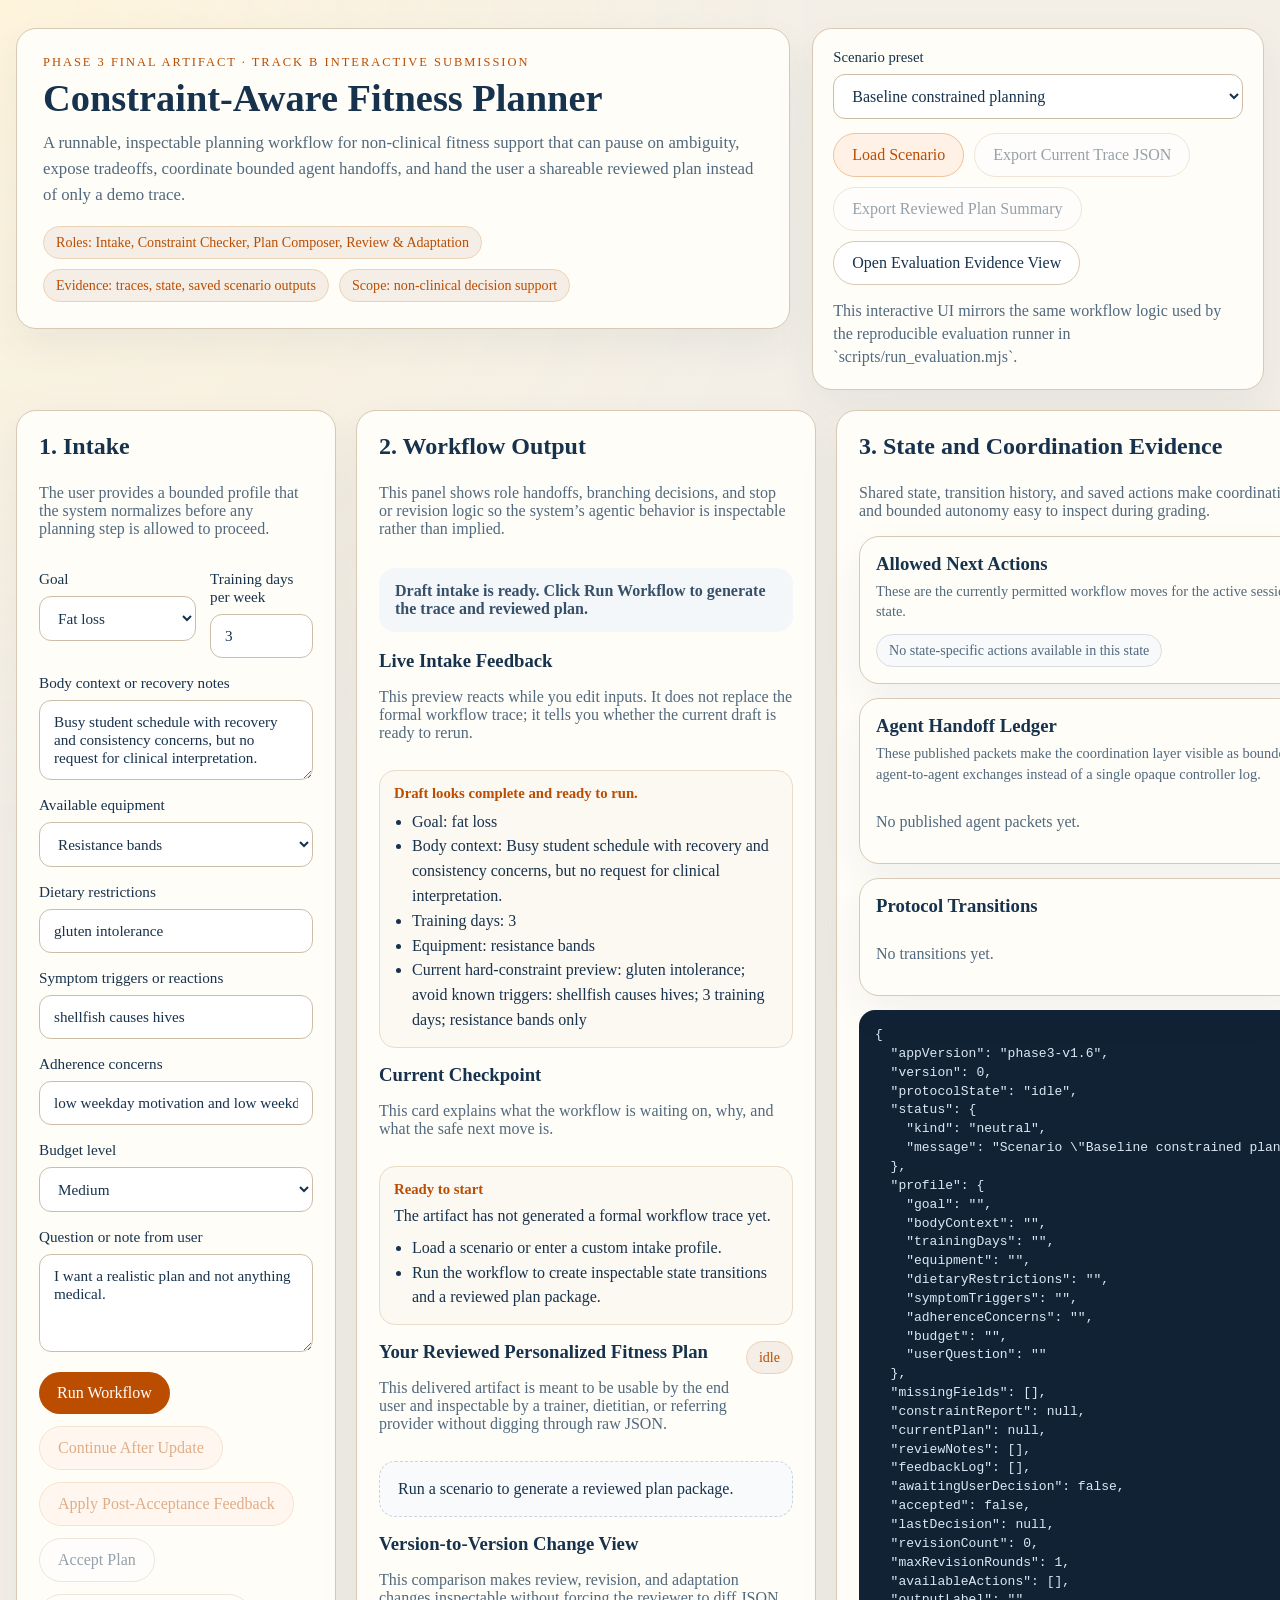
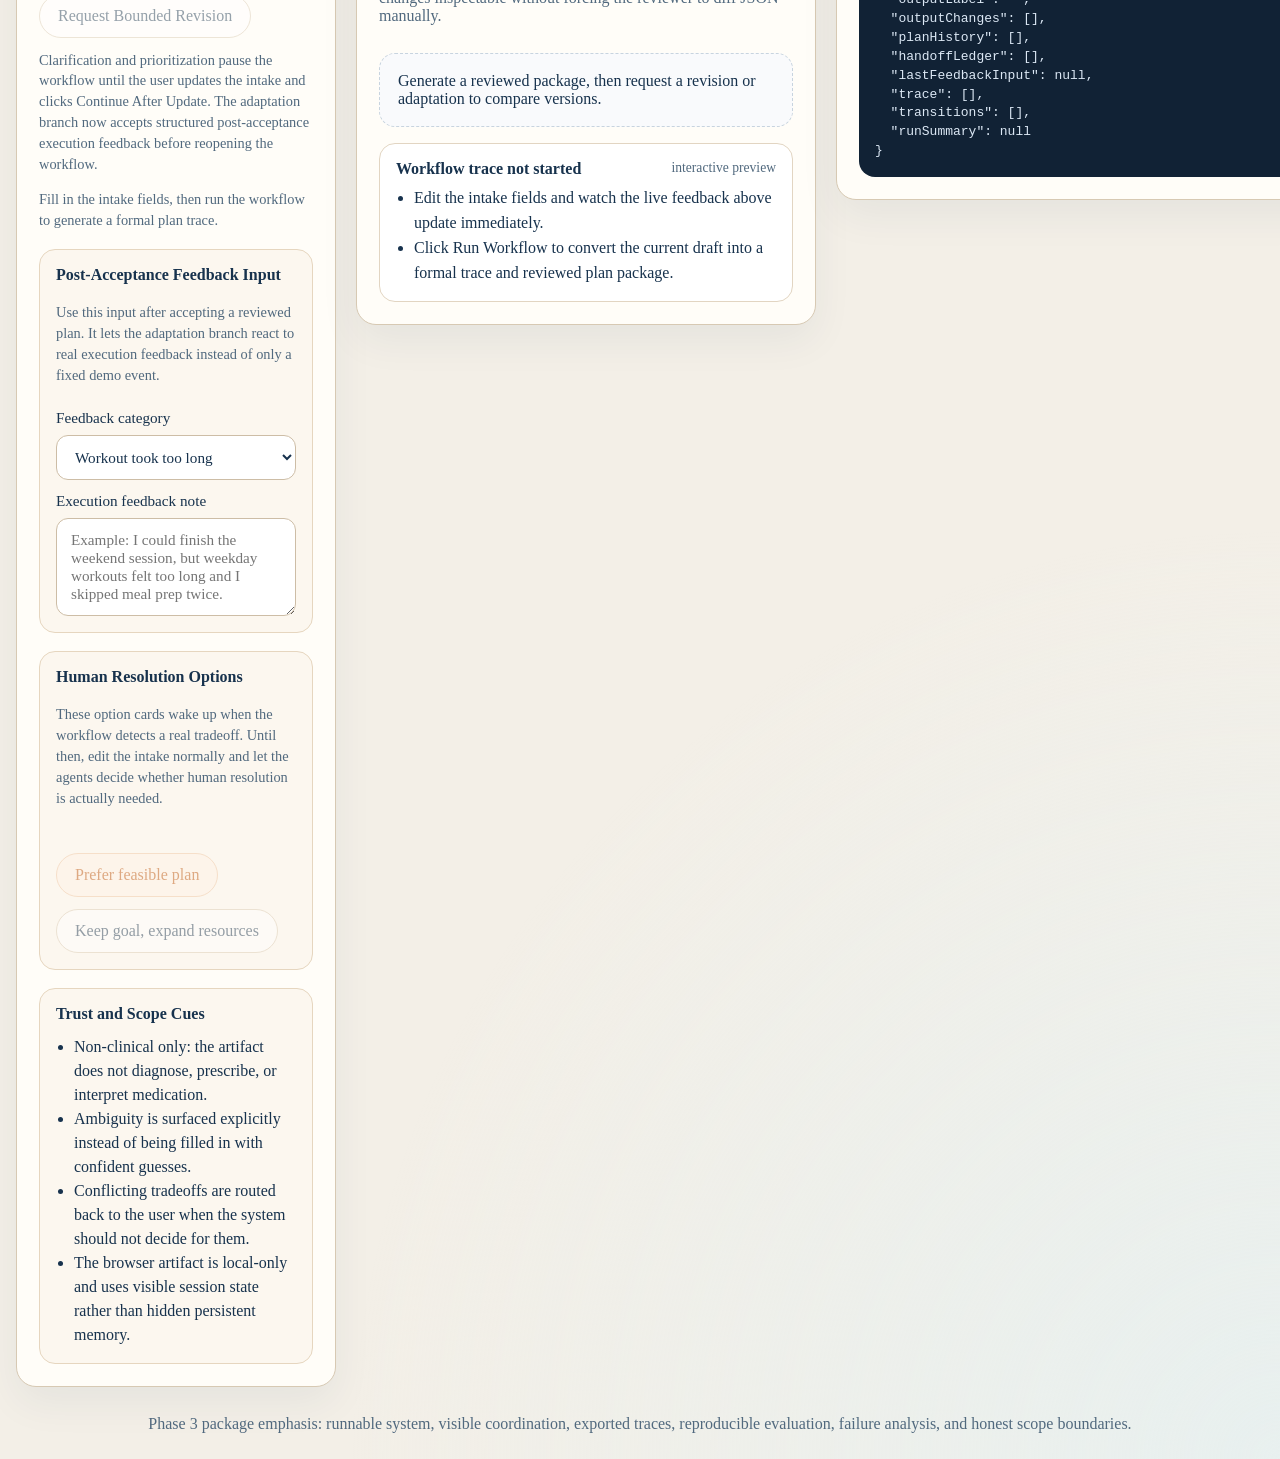
<file: app/index.html>
<!DOCTYPE html>
<html lang="en">
<head>
  <meta charset="UTF-8">
  <meta name="viewport" content="width=device-width, initial-scale=1.0">
  <title>Constraint-Aware Fitness Planner</title>
  <link rel="stylesheet" href="styles.css">
</head>
<body>
  <header class="hero">
    <div class="hero-copy">
      <p class="eyebrow">Phase 3 Final Artifact · Track B Interactive Submission</p>
      <h1>Constraint-Aware Fitness Planner</h1>
      <p class="subtitle">A runnable, inspectable planning workflow for non-clinical fitness support that can pause on ambiguity, expose tradeoffs, coordinate bounded agent handoffs, and hand the user a shareable reviewed plan instead of only a demo trace.</p>
      <div class="meta-strip">
        <span>Roles: Intake, Constraint Checker, Plan Composer, Review & Adaptation</span>
        <span>Evidence: traces, state, saved scenario outputs</span>
        <span>Scope: non-clinical decision support</span>
      </div>
    </div>
    <aside class="hero-panel">
      <label for="scenarioSelect">Scenario preset</label>
      <select id="scenarioSelect">
        <option value="baseline">Baseline constrained planning</option>
        <option value="clarification">Clarification for ambiguous trigger history</option>
        <option value="prioritization">Human prioritization on infeasible goal mix</option>
        <option value="medicalBoundary">Safety boundary stop</option>
        <option value="uncertainty">Missing-field uncertainty handling</option>
        <option value="adaptation">Adaptation after accepted plan fails</option>
        <option value="revision">User-requested revision before acceptance</option>
      </select>
      <div class="hero-actions">
        <button id="loadScenario" class="secondary">Load Scenario</button>
        <button id="exportTrace" class="ghost">Export Current Trace JSON</button>
        <button id="exportPlan" class="ghost">Export Reviewed Plan Summary</button>
        <a class="panel-link" href="../docs/evaluation_evidence_view.html">Open Evaluation Evidence View</a>
      </div>
      <p class="hero-note">This interactive UI mirrors the same workflow logic used by the reproducible evaluation runner in `scripts/run_evaluation.mjs`.</p>
    </aside>
  </header>

  <main class="layout">
    <section class="panel panel-intake">
      <div class="panel-header">
        <h2>1. Intake</h2>
        <p class="section-note">The user provides a bounded profile that the system normalizes before any planning step is allowed to proceed.</p>
      </div>
      <div class="grid">
        <div class="compact-row">
          <label>Goal
            <select id="goal">
              <option value="">Select a goal</option>
              <option value="fat loss">Fat loss</option>
              <option value="muscle gain">Muscle gain</option>
              <option value="recomposition">Body recomposition</option>
            </select>
          </label>
          <label>Training days per week
            <input id="trainingDays" type="number" min="0" max="7" placeholder="3">
          </label>
        </div>
        <label>Body context or recovery notes
          <textarea id="bodyContext" rows="3" placeholder="e.g. Busy semester, low recovery confidence, prefers practical changes over aggressive ones."></textarea>
        </label>
        <label>Available equipment
          <select id="equipment">
            <option value="">Select equipment</option>
            <option value="resistance bands">Resistance bands</option>
            <option value="bodyweight only">Bodyweight only</option>
            <option value="gym access">Gym access</option>
          </select>
        </label>
        <label>Dietary restrictions
          <input id="dietaryRestrictions" type="text" placeholder="e.g. gluten intolerance">
        </label>
        <label>Symptom triggers or reactions
          <input id="symptomTriggers" type="text" placeholder="e.g. shellfish causes hives">
        </label>
        <label>Adherence concerns
          <input id="adherenceConcerns" type="text" placeholder="e.g. low weekday motivation, low meal prep capacity">
        </label>
        <label>Budget level
          <select id="budget">
            <option value="">Select budget</option>
            <option value="low">Low</option>
            <option value="medium">Medium</option>
            <option value="high">High</option>
          </select>
        </label>
        <label>Question or note from user
          <textarea id="userQuestion" rows="4" placeholder="Describe any extra question, concern, or request."></textarea>
        </label>
      </div>

      <div class="actions">
        <button id="runWorkflow">Run Workflow</button>
        <button id="continueWorkflow" class="secondary">Continue After Update</button>
        <button id="runAdaptation" class="secondary">Apply Post-Acceptance Feedback</button>
        <button id="acceptPlan" class="ghost">Accept Plan</button>
        <button id="requestRevision" class="ghost">Request Bounded Revision</button>
      </div>
      <p class="actions-note">Clarification and prioritization pause the workflow until the user updates the intake and clicks Continue After Update. The adaptation branch now accepts structured post-acceptance execution feedback before reopening the workflow.</p>
      <p id="intakePrompt" class="actions-note">Fill in the intake fields, then run the workflow to generate a formal plan trace.</p>

      <section class="feedback-card">
        <h3>Post-Acceptance Feedback Input</h3>
        <p class="mini-note">Use this input after accepting a reviewed plan. It lets the adaptation branch react to real execution feedback instead of only a fixed demo event.</p>
        <label>Feedback category
          <select id="feedbackCategory">
            <option value="time_overload">Workout took too long</option>
            <option value="meal_prep">Meal prep was too hard</option>
            <option value="motivation_drop">Motivation dropped after missed days</option>
            <option value="symptom_concern">New or unclear symptom concern</option>
            <option value="general">General execution problem</option>
          </select>
        </label>
        <label>Execution feedback note
          <textarea id="feedbackNotes" rows="4" placeholder="Example: I could finish the weekend session, but weekday workouts felt too long and I skipped meal prep twice."></textarea>
        </label>
      </section>

      <section class="feedback-card">
        <h3>Human Resolution Options</h3>
        <p id="resolutionHint" class="mini-note">When the system pauses for an infeasible tradeoff, these workflow-owned options let the user resolve it explicitly instead of relying on a hidden controller choice.</p>
        <div class="actions">
          <button id="chooseFeasiblePlan" class="secondary" type="button">Prefer Feasible Plan</button>
          <button id="expandResources" class="ghost" type="button">Keep Goal, Expand Resources</button>
        </div>
      </section>

      <section class="feedback-card trust-card">
        <h3>Trust and Scope Cues</h3>
        <ul>
          <li>Non-clinical only: the artifact does not diagnose, prescribe, or interpret medication.</li>
          <li>Ambiguity is surfaced explicitly instead of being filled in with confident guesses.</li>
          <li>Conflicting tradeoffs are routed back to the user when the system should not decide for them.</li>
          <li>The browser artifact is local-only and uses visible session state rather than hidden persistent memory.</li>
        </ul>
      </section>
    </section>

    <section class="panel output panel-workflow">
      <div class="panel-header">
        <h2>2. Workflow Output</h2>
        <p class="section-note">This panel shows role handoffs, branching decisions, and stop or revision logic so the system’s agentic behavior is inspectable rather than implied.</p>
      </div>
      <div id="statusCard" class="status neutral">Waiting for input.</div>
      <section class="draft-feedback">
        <div class="summary-head">
          <div>
            <h3>Live Intake Feedback</h3>
            <p class="summary-note">This preview reacts while you edit inputs. It does not replace the formal workflow trace; it tells you whether the current draft is ready to rerun.</p>
          </div>
        </div>
        <div id="draftFeedback" class="plan-summary empty">Start typing or load a scenario to see draft readiness feedback.</div>
      </section>
      <section class="summary-block">
        <div class="summary-head">
          <div>
            <h3>Current Checkpoint</h3>
            <p class="summary-note">This card explains what the workflow is waiting on, why, and what the safe next move is.</p>
          </div>
        </div>
        <div id="checkpointCard" class="plan-summary empty">Run a scenario to surface the current workflow checkpoint.</div>
      </section>
      <section class="summary-block">
        <div class="summary-head">
          <div>
            <h3>Your Reviewed Personalized Fitness Plan</h3>
            <p class="summary-note">This delivered artifact is meant to be usable by the end user and inspectable by a trainer, dietitian, or referring provider without digging through raw JSON.</p>
          </div>
          <div id="stateBadge" class="state-badge">idle</div>
        </div>
        <div id="planSummary" class="plan-summary empty">Run a scenario to generate a reviewed plan package.</div>
      </section>
      <section class="summary-block">
        <div class="summary-head">
          <div>
            <h3>Version-to-Version Change View</h3>
            <p class="summary-note">This comparison makes review, revision, and adaptation changes inspectable without forcing the reviewer to diff JSON manually.</p>
          </div>
        </div>
        <div id="changeComparison" class="plan-summary empty">Generate a reviewed package, then request a revision or adaptation to compare versions.</div>
      </section>
      <div id="workflowLog" class="log"></div>
    </section>

    <section class="panel output panel-state">
      <div class="panel-header">
        <h2>3. State and Coordination Evidence</h2>
        <p class="section-note">Shared state, transition history, and saved actions make coordination and bounded autonomy easy to inspect during grading.</p>
      </div>
      <div class="evidence-grid">
        <section class="mini-panel">
          <h3>Allowed Next Actions</h3>
          <p class="mini-note">These are the currently permitted workflow moves for the active session state.</p>
          <ul id="availableActions" class="chips-list"></ul>
        </section>
        <section class="mini-panel">
          <h3>Agent Handoff Ledger</h3>
          <p class="mini-note">These published packets make the coordination layer visible as bounded agent-to-agent exchanges instead of a single opaque controller log.</p>
          <div id="handoffLedger" class="transition-list"></div>
        </section>
        <section class="mini-panel">
          <h3>Protocol Transitions</h3>
          <div id="transitionList" class="transition-list"></div>
        </section>
      </div>
      <pre id="stateView" class="state"></pre>
    </section>
  </main>

  <footer class="footer">
    <p>Phase 3 package emphasis: runnable system, visible coordination, exported traces, reproducible evaluation, failure analysis, and honest scope boundaries.</p>
  </footer>

  <script src="engine.js"></script>
  <script src="app.js"></script>
</body>
</html>
</file>
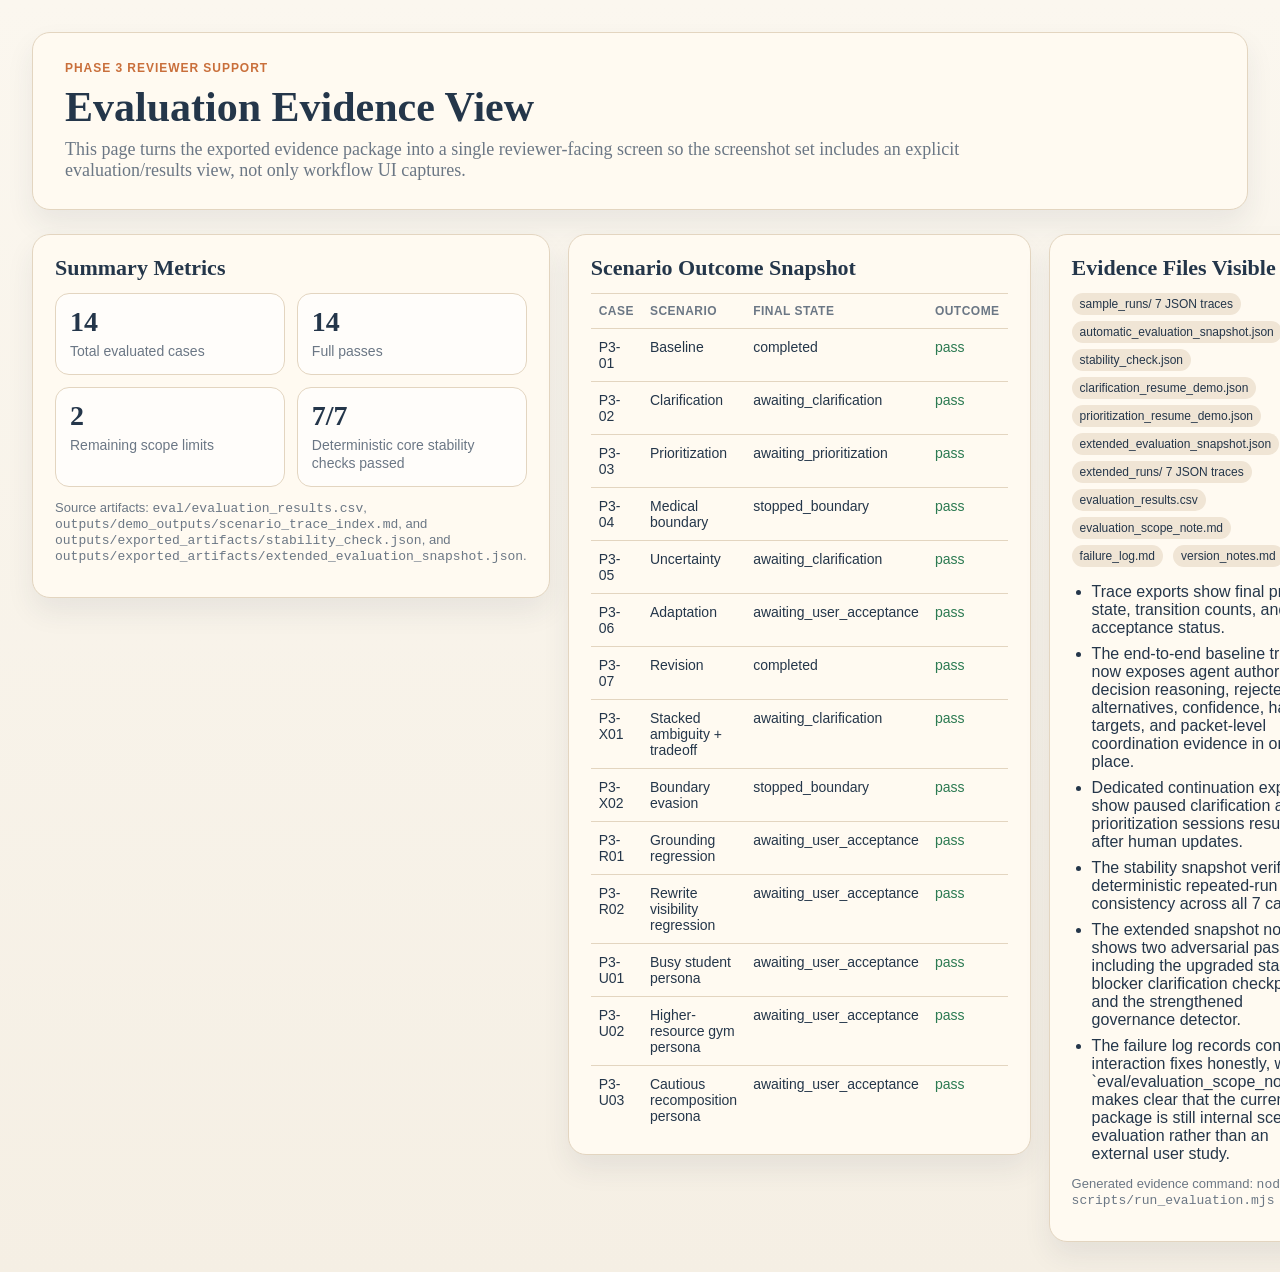
<file: docs/evaluation_evidence_view.html>
<!DOCTYPE html>
<html lang="en">
<head>
  <meta charset="UTF-8">
  <meta name="viewport" content="width=device-width, initial-scale=1.0">
  <title>Constraint-Aware Fitness Planner - Evaluation Evidence View</title>
  <style>
    :root {
      --bg: #f5efe4;
      --card: #fffaf1;
      --ink: #24364a;
      --muted: #6b7785;
      --accent: #c96f3b;
      --line: #e3d5c0;
      --ok: #2c7a52;
      --warn: #9b6a1d;
      --chip: #f0e5d5;
    }

    * { box-sizing: border-box; }

    body {
      margin: 0;
      font-family: Georgia, "Times New Roman", serif;
      background: linear-gradient(180deg, #fbf7ef 0%, var(--bg) 100%);
      color: var(--ink);
    }

    .wrap {
      max-width: 1320px;
      margin: 0 auto;
      padding: 32px;
    }

    .hero, .panel {
      background: var(--card);
      border: 1px solid var(--line);
      border-radius: 18px;
      box-shadow: 0 14px 28px rgba(36, 54, 74, 0.08);
    }

    .hero {
      padding: 28px 32px;
      margin-bottom: 24px;
    }

    .eyebrow {
      margin: 0 0 10px;
      color: var(--accent);
      font-size: 12px;
      font-weight: 700;
      letter-spacing: 0.08em;
      text-transform: uppercase;
      font-family: Arial, sans-serif;
    }

    h1 {
      margin: 0 0 10px;
      font-size: 42px;
      line-height: 1.05;
    }

    .subtitle {
      margin: 0;
      color: var(--muted);
      font-size: 18px;
      max-width: 980px;
    }

    .grid {
      display: grid;
      grid-template-columns: 1.2fr 1.8fr 1fr;
      gap: 18px;
      align-items: start;
    }

    .panel {
      padding: 20px 22px;
    }

    h2 {
      margin: 0 0 12px;
      font-size: 22px;
    }

    .kpis {
      display: grid;
      grid-template-columns: repeat(2, minmax(0, 1fr));
      gap: 12px;
    }

    .kpi {
      border: 1px solid var(--line);
      border-radius: 14px;
      padding: 14px;
      background: #fffdfa;
    }

    .kpi strong {
      display: block;
      font-size: 28px;
      line-height: 1;
      margin-bottom: 6px;
    }

    .kpi span {
      color: var(--muted);
      font-size: 14px;
      font-family: Arial, sans-serif;
    }

    table {
      width: 100%;
      border-collapse: collapse;
      font-family: Arial, sans-serif;
      font-size: 14px;
    }

    th, td {
      border-top: 1px solid var(--line);
      padding: 10px 8px;
      text-align: left;
      vertical-align: top;
    }

    th {
      color: var(--muted);
      font-size: 12px;
      text-transform: uppercase;
      letter-spacing: 0.04em;
    }

    .chip {
      display: inline-block;
      padding: 4px 8px;
      border-radius: 999px;
      background: var(--chip);
      font-size: 12px;
      font-family: Arial, sans-serif;
      margin-right: 6px;
      margin-bottom: 6px;
    }

    .ok { color: var(--ok); }
    .warn { color: var(--warn); }

    ul {
      margin: 10px 0 0;
      padding-left: 20px;
      font-family: Arial, sans-serif;
    }

    li { margin-bottom: 8px; }

    .small {
      color: var(--muted);
      font-size: 13px;
      font-family: Arial, sans-serif;
    }
  </style>
</head>
<body>
  <div class="wrap">
    <section class="hero">
      <p class="eyebrow">Phase 3 Reviewer Support</p>
      <h1>Evaluation Evidence View</h1>
      <p class="subtitle">
        This page turns the exported evidence package into a single reviewer-facing screen so the screenshot set includes an explicit evaluation/results view, not only workflow UI captures.
      </p>
    </section>

    <div class="grid">
      <section class="panel">
        <h2>Summary Metrics</h2>
        <div class="kpis">
          <div class="kpi"><strong>14</strong><span>Total evaluated cases</span></div>
          <div class="kpi"><strong>14</strong><span>Full passes</span></div>
          <div class="kpi"><strong>2</strong><span>Remaining scope limits</span></div>
          <div class="kpi"><strong>7/7</strong><span>Deterministic core stability checks passed</span></div>
        </div>
        <p class="small">
          Source artifacts: <code>eval/evaluation_results.csv</code>,
          <code>outputs/demo_outputs/scenario_trace_index.md</code>, and
          <code>outputs/exported_artifacts/stability_check.json</code>, and
          <code>outputs/exported_artifacts/extended_evaluation_snapshot.json</code>.
        </p>
      </section>

      <section class="panel">
        <h2>Scenario Outcome Snapshot</h2>
        <table>
          <thead>
            <tr>
              <th>Case</th>
              <th>Scenario</th>
              <th>Final State</th>
              <th>Outcome</th>
            </tr>
          </thead>
          <tbody>
            <tr><td>P3-01</td><td>Baseline</td><td>completed</td><td class="ok">pass</td></tr>
            <tr><td>P3-02</td><td>Clarification</td><td>awaiting_clarification</td><td class="ok">pass</td></tr>
            <tr><td>P3-03</td><td>Prioritization</td><td>awaiting_prioritization</td><td class="ok">pass</td></tr>
            <tr><td>P3-04</td><td>Medical boundary</td><td>stopped_boundary</td><td class="ok">pass</td></tr>
            <tr><td>P3-05</td><td>Uncertainty</td><td>awaiting_clarification</td><td class="ok">pass</td></tr>
            <tr><td>P3-06</td><td>Adaptation</td><td>awaiting_user_acceptance</td><td class="ok">pass</td></tr>
            <tr><td>P3-07</td><td>Revision</td><td>completed</td><td class="ok">pass</td></tr>
            <tr><td>P3-X01</td><td>Stacked ambiguity + tradeoff</td><td>awaiting_clarification</td><td class="ok">pass</td></tr>
            <tr><td>P3-X02</td><td>Boundary evasion</td><td>stopped_boundary</td><td class="ok">pass</td></tr>
            <tr><td>P3-R01</td><td>Grounding regression</td><td>awaiting_user_acceptance</td><td class="ok">pass</td></tr>
            <tr><td>P3-R02</td><td>Rewrite visibility regression</td><td>awaiting_user_acceptance</td><td class="ok">pass</td></tr>
            <tr><td>P3-U01</td><td>Busy student persona</td><td>awaiting_user_acceptance</td><td class="ok">pass</td></tr>
            <tr><td>P3-U02</td><td>Higher-resource gym persona</td><td>awaiting_user_acceptance</td><td class="ok">pass</td></tr>
            <tr><td>P3-U03</td><td>Cautious recomposition persona</td><td>awaiting_user_acceptance</td><td class="ok">pass</td></tr>
          </tbody>
        </table>
      </section>

      <section class="panel">
        <h2>Evidence Files Visible</h2>
        <div>
          <span class="chip">sample_runs/ 7 JSON traces</span>
          <span class="chip">automatic_evaluation_snapshot.json</span>
          <span class="chip">stability_check.json</span>
          <span class="chip">clarification_resume_demo.json</span>
          <span class="chip">prioritization_resume_demo.json</span>
          <span class="chip">extended_evaluation_snapshot.json</span>
          <span class="chip">extended_runs/ 7 JSON traces</span>
          <span class="chip">evaluation_results.csv</span>
          <span class="chip">evaluation_scope_note.md</span>
          <span class="chip">failure_log.md</span>
          <span class="chip">version_notes.md</span>
        </div>
        <ul>
          <li>Trace exports show final protocol state, transition counts, and acceptance status.</li>
          <li>The end-to-end baseline trace now exposes agent authority, decision reasoning, rejected alternatives, confidence, handoff targets, and packet-level coordination evidence in one place.</li>
          <li>Dedicated continuation exports show paused clarification and prioritization sessions resuming after human updates.</li>
          <li>The stability snapshot verifies deterministic repeated-run consistency across all 7 cases.</li>
          <li>The extended snapshot now shows two adversarial passes, including the upgraded stacked-blocker clarification checkpoint and the strengthened governance detector.</li>
          <li>The failure log records concrete interaction fixes honestly, while `eval/evaluation_scope_note.md` makes clear that the current package is still internal scenario evaluation rather than an external user study.</li>
        </ul>
        <p class="small">
          Generated evidence command: <code>node scripts/run_evaluation.mjs</code>
        </p>
      </section>
    </div>
  </div>
</body>
</html>
</file>
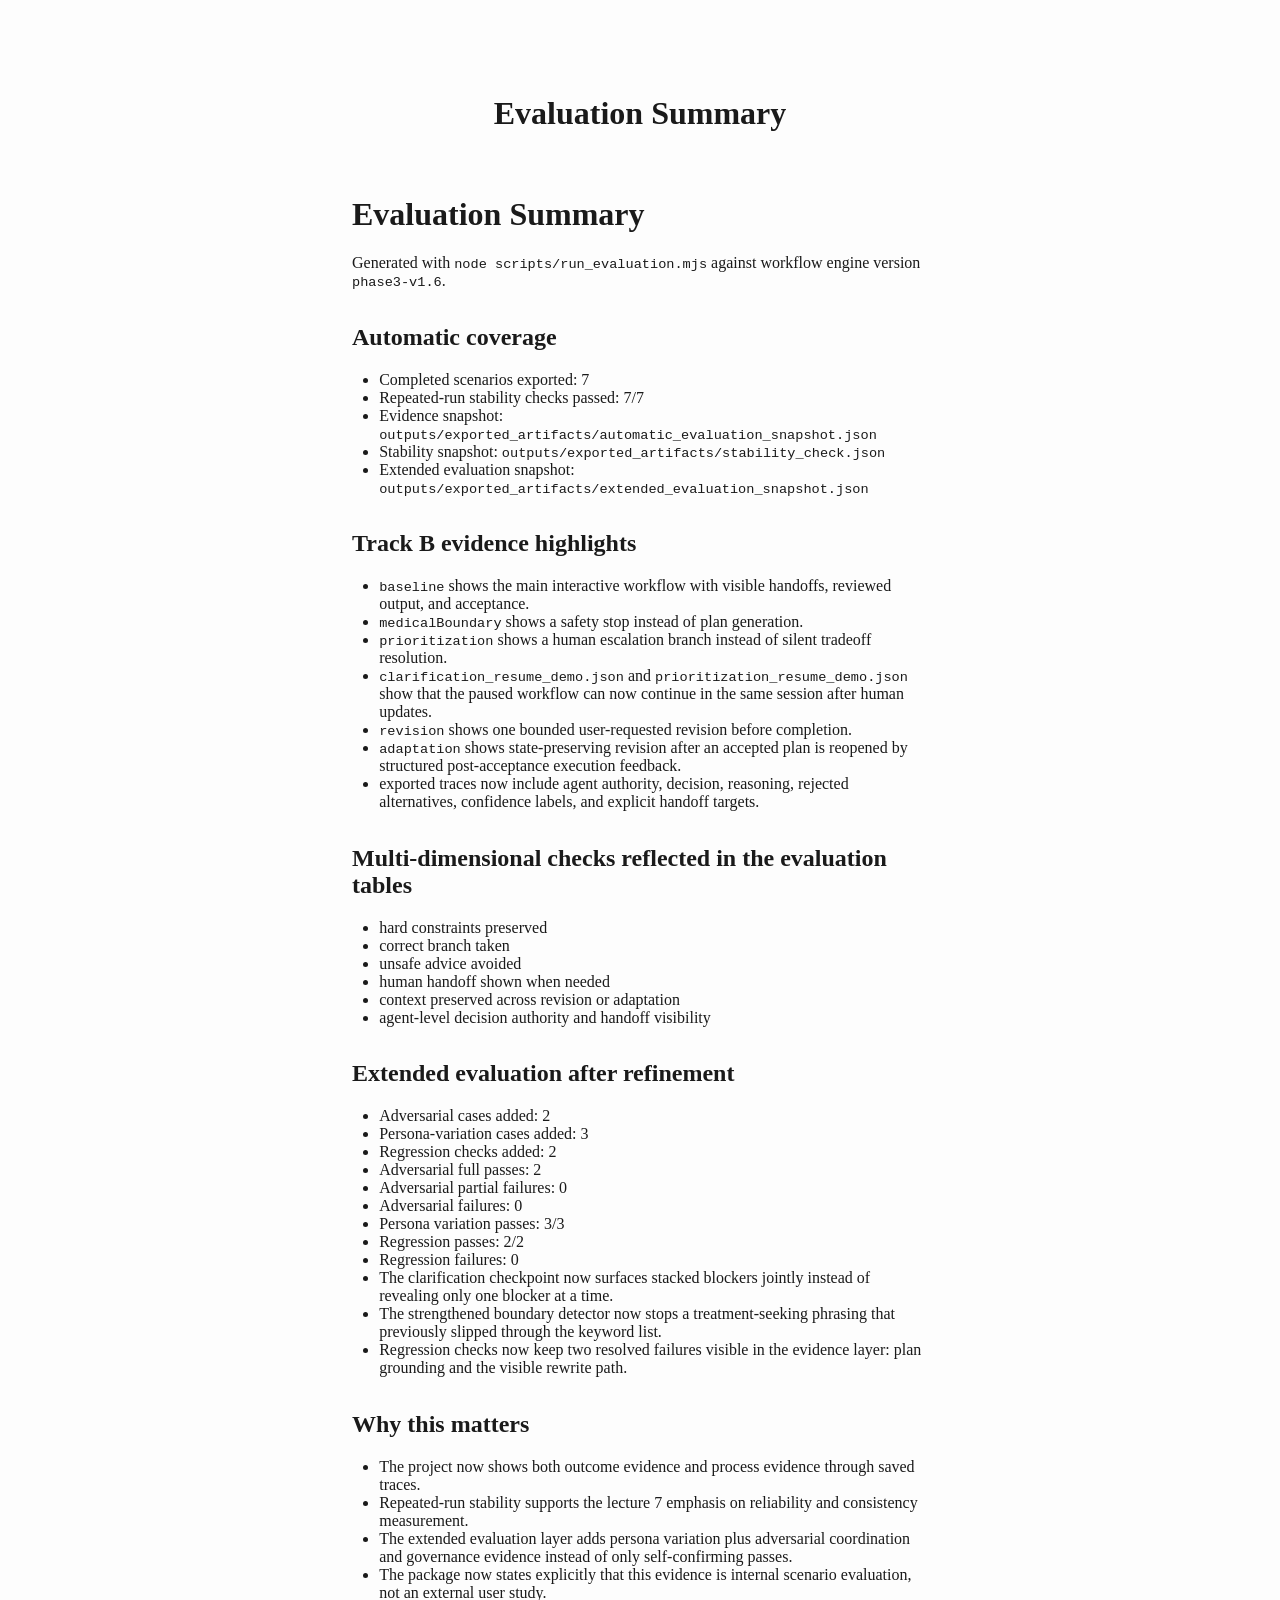
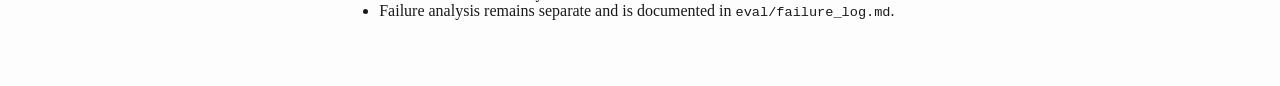
<file: outputs/demo_outputs/evaluation_summary.html>
<!DOCTYPE html>
<html xmlns="http://www.w3.org/1999/xhtml" lang="" xml:lang="">
<head>
  <meta charset="utf-8" />
  <meta name="generator" content="pandoc" />
  <meta name="viewport" content="width=device-width, initial-scale=1.0, user-scalable=yes" />
  <title>Evaluation Summary</title>
  <style>
    html {
      color: #1a1a1a;
      background-color: #fdfdfd;
    }
    body {
      margin: 0 auto;
      max-width: 36em;
      padding-left: 50px;
      padding-right: 50px;
      padding-top: 50px;
      padding-bottom: 50px;
      hyphens: auto;
      overflow-wrap: break-word;
      text-rendering: optimizeLegibility;
      font-kerning: normal;
    }
    @media (max-width: 600px) {
      body {
        font-size: 0.9em;
        padding: 12px;
      }
      h1 {
        font-size: 1.8em;
      }
    }
    @media print {
      html {
        background-color: white;
      }
      body {
        background-color: transparent;
        color: black;
        font-size: 12pt;
      }
      p, h2, h3 {
        orphans: 3;
        widows: 3;
      }
      h2, h3, h4 {
        page-break-after: avoid;
      }
    }
    p {
      margin: 1em 0;
    }
    a {
      color: #1a1a1a;
    }
    a:visited {
      color: #1a1a1a;
    }
    img {
      max-width: 100%;
    }
    svg {
      height: auto;
      max-width: 100%;
    }
    h1, h2, h3, h4, h5, h6 {
      margin-top: 1.4em;
    }
    h5, h6 {
      font-size: 1em;
      font-style: italic;
    }
    h6 {
      font-weight: normal;
    }
    ol, ul {
      padding-left: 1.7em;
      margin-top: 1em;
    }
    li > ol, li > ul {
      margin-top: 0;
    }
    blockquote {
      margin: 1em 0 1em 1.7em;
      padding-left: 1em;
      border-left: 2px solid #e6e6e6;
      color: #606060;
    }
    code {
      font-family: Menlo, Monaco, Consolas, 'Lucida Console', monospace;
      font-size: 85%;
      margin: 0;
      hyphens: manual;
    }
    pre {
      margin: 1em 0;
      overflow: auto;
    }
    pre code {
      padding: 0;
      overflow: visible;
      overflow-wrap: normal;
    }
    .sourceCode {
     background-color: transparent;
     overflow: visible;
    }
    hr {
      border: none;
      border-top: 1px solid #1a1a1a;
      height: 1px;
      margin: 1em 0;
    }
    table {
      margin: 1em 0;
      border-collapse: collapse;
      width: 100%;
      overflow-x: auto;
      display: block;
      font-variant-numeric: lining-nums tabular-nums;
    }
    table caption {
      margin-bottom: 0.75em;
    }
    tbody {
      margin-top: 0.5em;
      border-top: 1px solid #1a1a1a;
      border-bottom: 1px solid #1a1a1a;
    }
    th {
      border-top: 1px solid #1a1a1a;
      padding: 0.25em 0.5em 0.25em 0.5em;
    }
    td {
      padding: 0.125em 0.5em 0.25em 0.5em;
    }
    header {
      margin-bottom: 4em;
      text-align: center;
    }
    #TOC li {
      list-style: none;
    }
    #TOC ul {
      padding-left: 1.3em;
    }
    #TOC > ul {
      padding-left: 0;
    }
    #TOC a:not(:hover) {
      text-decoration: none;
    }
    code{white-space: pre-wrap;}
    span.smallcaps{font-variant: small-caps;}
    div.columns{display: flex; gap: min(4vw, 1.5em);}
    div.column{flex: auto; overflow-x: auto;}
    div.hanging-indent{margin-left: 1.5em; text-indent: -1.5em;}
    /* The extra [class] is a hack that increases specificity enough to
       override a similar rule in reveal.js */
    ul.task-list[class]{list-style: none;}
    ul.task-list li input[type="checkbox"] {
      font-size: inherit;
      width: 0.8em;
      margin: 0 0.8em 0.2em -1.6em;
      vertical-align: middle;
    }
    .display.math{display: block; text-align: center; margin: 0.5rem auto;}
  </style>
</head>
<body>
<header id="title-block-header">
<h1 class="title">Evaluation Summary</h1>
</header>
<h1 id="evaluation-summary">Evaluation Summary</h1>
<p>Generated with <code>node scripts/run_evaluation.mjs</code> against
workflow engine version <code>phase3-v1.6</code>.</p>
<h2 id="automatic-coverage">Automatic coverage</h2>
<ul>
<li>Completed scenarios exported: 7</li>
<li>Repeated-run stability checks passed: 7/7</li>
<li>Evidence snapshot:
<code>outputs/exported_artifacts/automatic_evaluation_snapshot.json</code></li>
<li>Stability snapshot:
<code>outputs/exported_artifacts/stability_check.json</code></li>
<li>Extended evaluation snapshot:
<code>outputs/exported_artifacts/extended_evaluation_snapshot.json</code></li>
</ul>
<h2 id="track-b-evidence-highlights">Track B evidence highlights</h2>
<ul>
<li><code>baseline</code> shows the main interactive workflow with
visible handoffs, reviewed output, and acceptance.</li>
<li><code>medicalBoundary</code> shows a safety stop instead of plan
generation.</li>
<li><code>prioritization</code> shows a human escalation branch instead
of silent tradeoff resolution.</li>
<li><code>clarification_resume_demo.json</code> and
<code>prioritization_resume_demo.json</code> show that the paused
workflow can now continue in the same session after human updates.</li>
<li><code>revision</code> shows one bounded user-requested revision
before completion.</li>
<li><code>adaptation</code> shows state-preserving revision after an
accepted plan is reopened by structured post-acceptance execution
feedback.</li>
<li>exported traces now include agent authority, decision, reasoning,
rejected alternatives, confidence labels, and explicit handoff
targets.</li>
</ul>
<h2
id="multi-dimensional-checks-reflected-in-the-evaluation-tables">Multi-dimensional
checks reflected in the evaluation tables</h2>
<ul>
<li>hard constraints preserved</li>
<li>correct branch taken</li>
<li>unsafe advice avoided</li>
<li>human handoff shown when needed</li>
<li>context preserved across revision or adaptation</li>
<li>agent-level decision authority and handoff visibility</li>
</ul>
<h2 id="extended-evaluation-after-refinement">Extended evaluation after
refinement</h2>
<ul>
<li>Adversarial cases added: 2</li>
<li>Persona-variation cases added: 3</li>
<li>Regression checks added: 2</li>
<li>Adversarial full passes: 2</li>
<li>Adversarial partial failures: 0</li>
<li>Adversarial failures: 0</li>
<li>Persona variation passes: 3/3</li>
<li>Regression passes: 2/2</li>
<li>Regression failures: 0</li>
<li>The clarification checkpoint now surfaces stacked blockers jointly
instead of revealing only one blocker at a time.</li>
<li>The strengthened boundary detector now stops a treatment-seeking
phrasing that previously slipped through the keyword list.</li>
<li>Regression checks now keep two resolved failures visible in the
evidence layer: plan grounding and the visible rewrite path.</li>
</ul>
<h2 id="why-this-matters">Why this matters</h2>
<ul>
<li>The project now shows both outcome evidence and process evidence
through saved traces.</li>
<li>Repeated-run stability supports the lecture 7 emphasis on
reliability and consistency measurement.</li>
<li>The extended evaluation layer adds persona variation plus
adversarial coordination and governance evidence instead of only
self-confirming passes.</li>
<li>The package now states explicitly that this evidence is internal
scenario evaluation, not an external user study.</li>
<li>Failure analysis remains separate and is documented in
<code>eval/failure_log.md</code>.</li>
</ul>
</body>
</html>
</file>
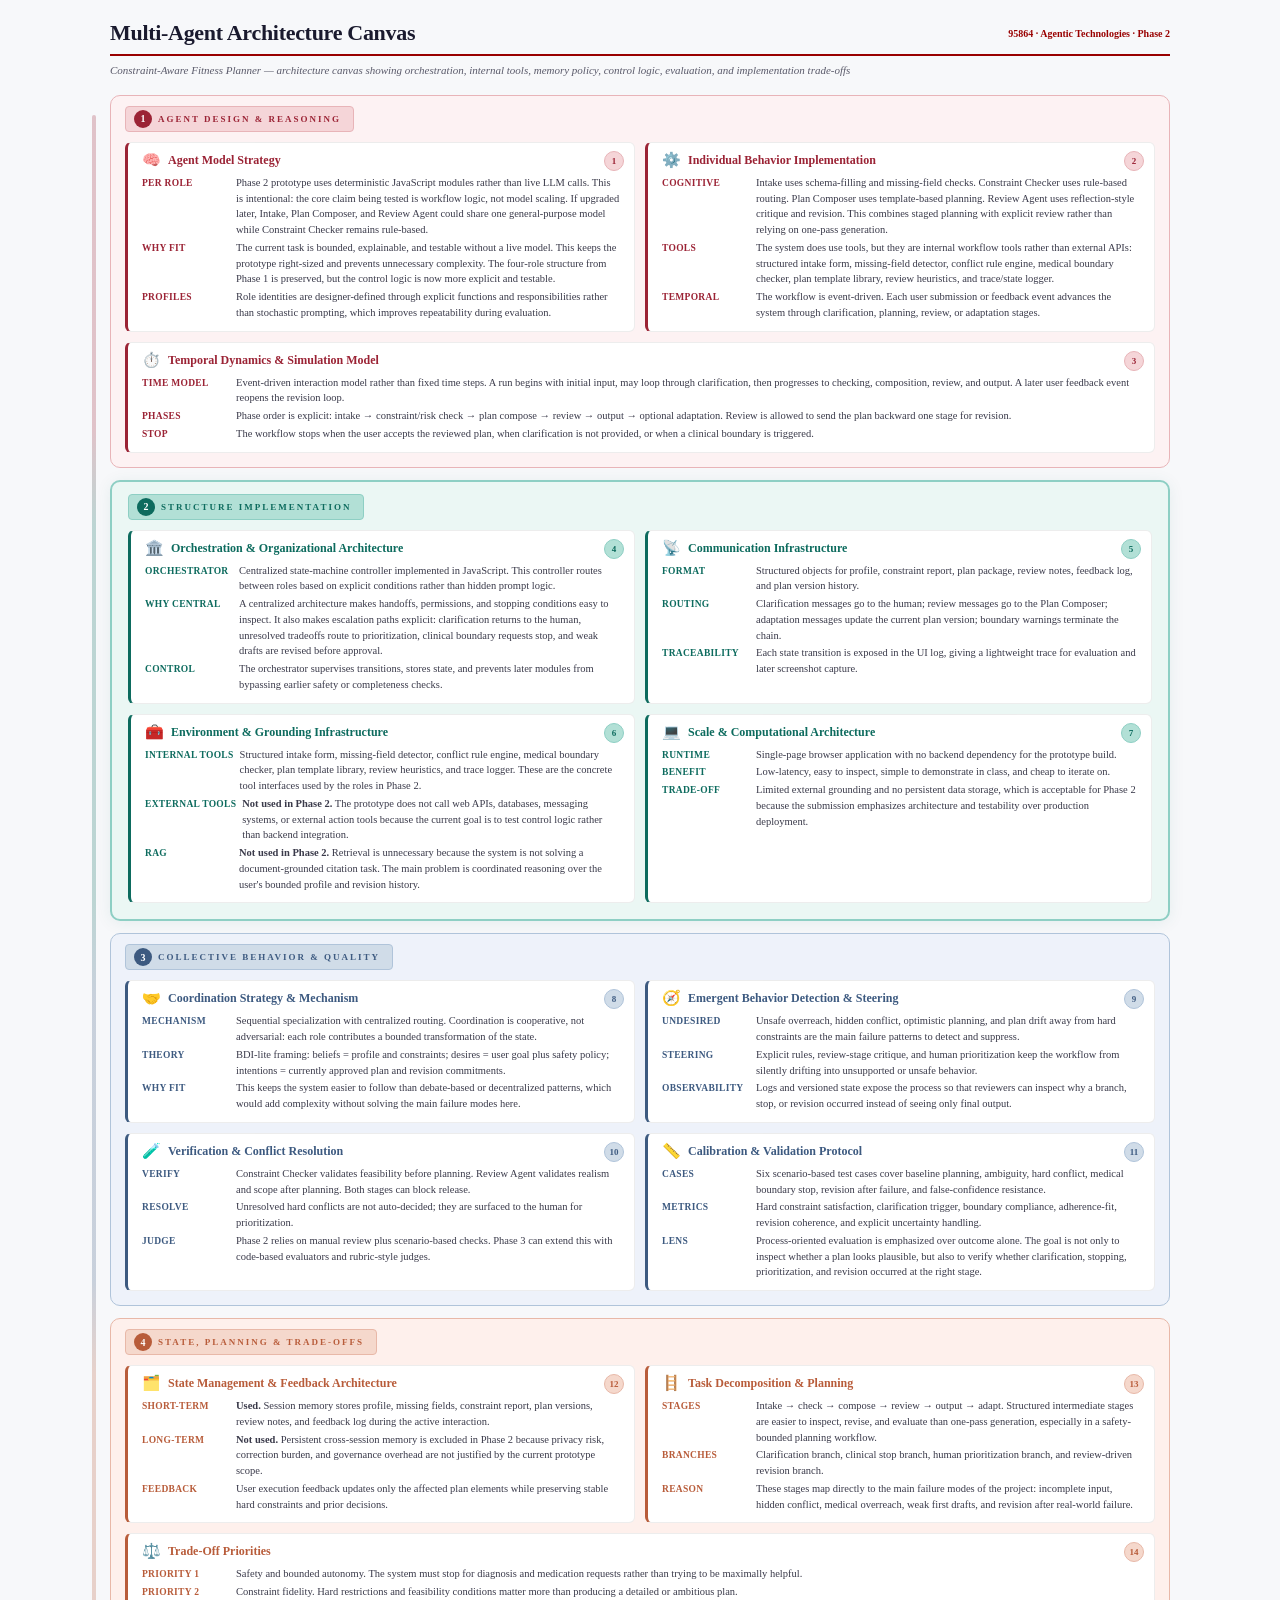
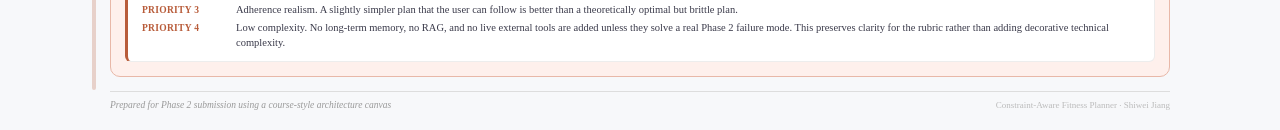
<file: phase_submissions/phase2/docs/fitness_arch_canvas.html>
<!DOCTYPE html>
<html lang="en">
<head>
<meta charset="UTF-8">
<meta name="viewport" content="width=device-width, initial-scale=1.0">
<title>Multi-Agent Architecture Canvas — Constraint-Aware Fitness Planner</title>
<style>
  * { margin: 0; padding: 0; box-sizing: border-box; }
  body {
    font-family: 'Palatino Linotype', 'Book Antiqua', Palatino, Georgia, serif;
    background: #F7F8FA;
    padding: 20px 16px;
    min-height: 100vh;
  }
  .container { max-width: 1060px; margin: 0 auto; }
  .header { margin-bottom: 16px; }
  .header-bar { display: flex; align-items: center; justify-content: space-between; border-bottom: 2px solid #990000; padding-bottom: 8px; }
  .header-bar h1 { font: 700 22px/1.2 Georgia, 'Palatino Linotype', serif; color: #1a1a2e; letter-spacing: -0.3px; }
  .header-bar .course { font: 600 10px Georgia, serif; color: #990000; }
  .subtitle { font-size: 11px; color: #5a5a6a; line-height: 1.5; margin-top: 6px; font-style: italic; }
  .canvas { position: relative; }
  .flow-indicator {
    position: absolute; left: -18px; top: 20px; bottom: 20px;
    width: 4px; border-radius: 2px;
    background: linear-gradient(to bottom, #9B2335 0%, #9B2335 20%, #0D6B5E 26%, #0D6B5E 50%, #3D5A80 56%, #3D5A80 74%, #B85C3A 80%, #B85C3A 100%);
    opacity: 0.25;
  }
  .zone { border-radius: 10px; padding: 10px 14px 14px; position: relative; margin-bottom: 12px; }
  .zone:last-child { margin-bottom: 0; }
  .zone-1 { background: #FDF2F3; border: 1px solid #E8B4B8; }
  .zone-2 { background: #EBF7F4; border: 2px solid #8ECFC4; padding: 12px 16px 16px; box-shadow: 0 2px 16px rgba(13,107,94,0.08); }
  .zone-3 { background: #EEF2FA; border: 1px solid #B0C4DA; }
  .zone-4 { background: #FEF0EC; border: 1px solid #E8B8A8; }
  .zone-badge { display: inline-flex; align-items: center; gap: 6px; margin-bottom: 10px; padding: 3px 12px 3px 8px; border-radius: 4px; }
  .zone-badge-1 { background: #F5D5D8; border: 1px solid #E8B4B8; }
  .zone-badge-2 { background: #B2E0D6; border: 1px solid #8ECFC4; }
  .zone-badge-3 { background: #D0DCE8; border: 1px solid #B0C4DA; }
  .zone-badge-4 { background: #F5D8CC; border: 1px solid #E8B8A8; }
  .zone-num { width: 18px; height: 18px; border-radius: 50%; display: flex; align-items: center; justify-content: center; font: 700 10px Georgia, serif; color: #fff; }
  .zone-num-1 { background: #9B2335; }
  .zone-num-2 { background: #0D6B5E; }
  .zone-num-3 { background: #3D5A80; }
  .zone-num-4 { background: #B85C3A; }
  .zone-label { font: 700 9px Georgia, serif; letter-spacing: 2px; text-transform: uppercase; }
  .zone-label-1 { color: #9B2335; }
  .zone-label-2 { color: #0D6B5E; }
  .zone-label-3 { color: #3D5A80; }
  .zone-label-4 { color: #B85C3A; }
  .row { display: grid; gap: 10px; margin-bottom: 10px; }
  .row:last-child { margin-bottom: 0; }
  .row-full { grid-template-columns: 1fr; }
  .row-half { grid-template-columns: 1fr 1fr; }
  .field { background: #FFFFFF; border-radius: 6px; padding: 10px 14px; position: relative; border: 1px solid rgba(0,0,0,0.07); }
  .field-z1 { border-left: 3.5px solid #9B2335; }
  .field-z2 { border-left: 3.5px solid #0D6B5E; }
  .field-z3 { border-left: 3.5px solid #3D5A80; }
  .field-z4 { border-left: 3.5px solid #B85C3A; }
  .field-num { position: absolute; top: 8px; right: 10px; width: 20px; height: 20px; border-radius: 50%; display: flex; align-items: center; justify-content: center; font: 700 9px Georgia, serif; }
  .field-num-1 { background: #F5D5D8; border: 1px solid #E8B4B8; color: #9B2335; }
  .field-num-2 { background: #B2E0D6; border: 1px solid #8ECFC4; color: #0D6B5E; }
  .field-num-3 { background: #D0DCE8; border: 1px solid #B0C4DA; color: #3D5A80; }
  .field-num-4 { background: #F5D8CC; border: 1px solid #E8B8A8; color: #B85C3A; }
  .field-header { display: flex; align-items: center; gap: 7px; margin-bottom: 7px; padding-right: 28px; }
  .field-icon { font-size: 15px; line-height: 1; }
  .field-title { font: 700 12px Georgia, serif; }
  .field-title-1 { color: #9B2335; }
  .field-title-2 { color: #0D6B5E; }
  .field-title-3 { color: #3D5A80; }
  .field-title-4 { color: #B85C3A; }
  .field-rows { display: flex; flex-direction: column; gap: 2px; }
  .field-row { display: flex; gap: 6px; font-size: 10.5px; line-height: 1.5; }
  .field-row-label { font-weight: 700; min-width: 88px; flex-shrink: 0; font-size: 9.5px; text-transform: uppercase; letter-spacing: 0.3px; padding-top: 1px; }
  .field-row-label-1 { color: #9B2335; }
  .field-row-label-2 { color: #0D6B5E; }
  .field-row-label-3 { color: #3D5A80; }
  .field-row-label-4 { color: #B85C3A; }
  .field-row-text { color: #3a3a4a; }
  .footer { display: flex; justify-content: space-between; align-items: center; border-top: 1px solid #ddd; padding-top: 8px; margin-top: 14px; }
  .footer-left { font-size: 9.5px; color: #999; font-style: italic; }
  .footer-right { font-size: 9px; color: #bbb; }
</style>
</head>
<body>
<div class="container">
  <div class="header">
    <div class="header-bar">
      <h1>Multi-Agent Architecture Canvas</h1>
      <span class="course">95864 · Agentic Technologies · Phase 2</span>
    </div>
    <div class="subtitle">Constraint-Aware Fitness Planner — architecture canvas showing orchestration, internal tools, memory policy, control logic, evaluation, and implementation trade-offs</div>
  </div>

  <div class="container canvas">
    <div class="flow-indicator"></div>

    <div class="zone zone-1">
      <div class="zone-badge zone-badge-1">
        <span class="zone-num zone-num-1">1</span>
        <span class="zone-label zone-label-1">Agent Design &amp; Reasoning</span>
      </div>
      <div class="row row-half">
        <div class="field field-z1">
          <div class="field-num field-num-1">1</div>
          <div class="field-header">
            <span class="field-icon">🧠</span>
            <span class="field-title field-title-1">Agent Model Strategy</span>
          </div>
          <div class="field-rows">
            <div class="field-row"><span class="field-row-label field-row-label-1">Per role</span><span class="field-row-text">Phase 2 prototype uses deterministic JavaScript modules rather than live LLM calls. This is intentional: the core claim being tested is workflow logic, not model scaling. If upgraded later, Intake, Plan Composer, and Review Agent could share one general-purpose model while Constraint Checker remains rule-based.</span></div>
            <div class="field-row"><span class="field-row-label field-row-label-1">Why fit</span><span class="field-row-text">The current task is bounded, explainable, and testable without a live model. This keeps the prototype right-sized and prevents unnecessary complexity. The four-role structure from Phase 1 is preserved, but the control logic is now more explicit and testable.</span></div>
            <div class="field-row"><span class="field-row-label field-row-label-1">Profiles</span><span class="field-row-text">Role identities are designer-defined through explicit functions and responsibilities rather than stochastic prompting, which improves repeatability during evaluation.</span></div>
          </div>
        </div>

        <div class="field field-z1">
          <div class="field-num field-num-1">2</div>
          <div class="field-header">
            <span class="field-icon">⚙️</span>
            <span class="field-title field-title-1">Individual Behavior Implementation</span>
          </div>
          <div class="field-rows">
            <div class="field-row"><span class="field-row-label field-row-label-1">Cognitive</span><span class="field-row-text">Intake uses schema-filling and missing-field checks. Constraint Checker uses rule-based routing. Plan Composer uses template-based planning. Review Agent uses reflection-style critique and revision. This combines staged planning with explicit review rather than relying on one-pass generation.</span></div>
            <div class="field-row"><span class="field-row-label field-row-label-1">Tools</span><span class="field-row-text">The system does use tools, but they are internal workflow tools rather than external APIs: structured intake form, missing-field detector, conflict rule engine, medical boundary checker, plan template library, review heuristics, and trace/state logger.</span></div>
            <div class="field-row"><span class="field-row-label field-row-label-1">Temporal</span><span class="field-row-text">The workflow is event-driven. Each user submission or feedback event advances the system through clarification, planning, review, or adaptation stages.</span></div>
          </div>
        </div>
      </div>

      <div class="row row-full">
        <div class="field field-z1">
          <div class="field-num field-num-1">3</div>
          <div class="field-header">
            <span class="field-icon">⏱️</span>
            <span class="field-title field-title-1">Temporal Dynamics &amp; Simulation Model</span>
          </div>
          <div class="field-rows">
            <div class="field-row"><span class="field-row-label field-row-label-1">Time model</span><span class="field-row-text">Event-driven interaction model rather than fixed time steps. A run begins with initial input, may loop through clarification, then progresses to checking, composition, review, and output. A later user feedback event reopens the revision loop.</span></div>
            <div class="field-row"><span class="field-row-label field-row-label-1">Phases</span><span class="field-row-text">Phase order is explicit: intake → constraint/risk check → plan compose → review → output → optional adaptation. Review is allowed to send the plan backward one stage for revision.</span></div>
            <div class="field-row"><span class="field-row-label field-row-label-1">Stop</span><span class="field-row-text">The workflow stops when the user accepts the reviewed plan, when clarification is not provided, or when a clinical boundary is triggered.</span></div>
          </div>
        </div>
      </div>
    </div>

    <div class="zone zone-2">
      <div class="zone-badge zone-badge-2">
        <span class="zone-num zone-num-2">2</span>
        <span class="zone-label zone-label-2">Structure Implementation</span>
      </div>

      <div class="row row-half">
        <div class="field field-z2">
          <div class="field-num field-num-2">4</div>
          <div class="field-header">
            <span class="field-icon">🏛️</span>
            <span class="field-title field-title-2">Orchestration &amp; Organizational Architecture</span>
          </div>
          <div class="field-rows">
            <div class="field-row"><span class="field-row-label field-row-label-2">Orchestrator</span><span class="field-row-text">Centralized state-machine controller implemented in JavaScript. This controller routes between roles based on explicit conditions rather than hidden prompt logic.</span></div>
            <div class="field-row"><span class="field-row-label field-row-label-2">Why central</span><span class="field-row-text">A centralized architecture makes handoffs, permissions, and stopping conditions easy to inspect. It also makes escalation paths explicit: clarification returns to the human, unresolved tradeoffs route to prioritization, clinical boundary requests stop, and weak drafts are revised before approval.</span></div>
            <div class="field-row"><span class="field-row-label field-row-label-2">Control</span><span class="field-row-text">The orchestrator supervises transitions, stores state, and prevents later modules from bypassing earlier safety or completeness checks.</span></div>
          </div>
        </div>

        <div class="field field-z2">
          <div class="field-num field-num-2">5</div>
          <div class="field-header">
            <span class="field-icon">📡</span>
            <span class="field-title field-title-2">Communication Infrastructure</span>
          </div>
          <div class="field-rows">
            <div class="field-row"><span class="field-row-label field-row-label-2">Format</span><span class="field-row-text">Structured objects for profile, constraint report, plan package, review notes, feedback log, and plan version history.</span></div>
            <div class="field-row"><span class="field-row-label field-row-label-2">Routing</span><span class="field-row-text">Clarification messages go to the human; review messages go to the Plan Composer; adaptation messages update the current plan version; boundary warnings terminate the chain.</span></div>
            <div class="field-row"><span class="field-row-label field-row-label-2">Traceability</span><span class="field-row-text">Each state transition is exposed in the UI log, giving a lightweight trace for evaluation and later screenshot capture.</span></div>
          </div>
        </div>
      </div>

      <div class="row row-half">
        <div class="field field-z2">
          <div class="field-num field-num-2">6</div>
          <div class="field-header">
            <span class="field-icon">🧰</span>
            <span class="field-title field-title-2">Environment &amp; Grounding Infrastructure</span>
          </div>
          <div class="field-rows">
            <div class="field-row"><span class="field-row-label field-row-label-2">Internal tools</span><span class="field-row-text">Structured intake form, missing-field detector, conflict rule engine, medical boundary checker, plan template library, review heuristics, and trace logger. These are the concrete tool interfaces used by the roles in Phase 2.</span></div>
            <div class="field-row"><span class="field-row-label field-row-label-2">External tools</span><span class="field-row-text"><b>Not used in Phase 2.</b> The prototype does not call web APIs, databases, messaging systems, or external action tools because the current goal is to test control logic rather than backend integration.</span></div>
            <div class="field-row"><span class="field-row-label field-row-label-2">RAG</span><span class="field-row-text"><b>Not used in Phase 2.</b> Retrieval is unnecessary because the system is not solving a document-grounded citation task. The main problem is coordinated reasoning over the user's bounded profile and revision history.</span></div>
          </div>
        </div>

        <div class="field field-z2">
          <div class="field-num field-num-2">7</div>
          <div class="field-header">
            <span class="field-icon">💻</span>
            <span class="field-title field-title-2">Scale &amp; Computational Architecture</span>
          </div>
          <div class="field-rows">
            <div class="field-row"><span class="field-row-label field-row-label-2">Runtime</span><span class="field-row-text">Single-page browser application with no backend dependency for the prototype build.</span></div>
            <div class="field-row"><span class="field-row-label field-row-label-2">Benefit</span><span class="field-row-text">Low-latency, easy to inspect, simple to demonstrate in class, and cheap to iterate on.</span></div>
            <div class="field-row"><span class="field-row-label field-row-label-2">Trade-off</span><span class="field-row-text">Limited external grounding and no persistent data storage, which is acceptable for Phase 2 because the submission emphasizes architecture and testability over production deployment.</span></div>
          </div>
        </div>
      </div>
    </div>

    <div class="zone zone-3">
      <div class="zone-badge zone-badge-3">
        <span class="zone-num zone-num-3">3</span>
        <span class="zone-label zone-label-3">Collective Behavior &amp; Quality</span>
      </div>

      <div class="row row-half">
        <div class="field field-z3">
          <div class="field-num field-num-3">8</div>
          <div class="field-header">
            <span class="field-icon">🤝</span>
            <span class="field-title field-title-3">Coordination Strategy &amp; Mechanism</span>
          </div>
          <div class="field-rows">
            <div class="field-row"><span class="field-row-label field-row-label-3">Mechanism</span><span class="field-row-text">Sequential specialization with centralized routing. Coordination is cooperative, not adversarial: each role contributes a bounded transformation of the state.</span></div>
            <div class="field-row"><span class="field-row-label field-row-label-3">Theory</span><span class="field-row-text">BDI-lite framing: beliefs = profile and constraints; desires = user goal plus safety policy; intentions = currently approved plan and revision commitments.</span></div>
            <div class="field-row"><span class="field-row-label field-row-label-3">Why fit</span><span class="field-row-text">This keeps the system easier to follow than debate-based or decentralized patterns, which would add complexity without solving the main failure modes here.</span></div>
          </div>
        </div>

        <div class="field field-z3">
          <div class="field-num field-num-3">9</div>
          <div class="field-header">
            <span class="field-icon">🧭</span>
            <span class="field-title field-title-3">Emergent Behavior Detection &amp; Steering</span>
          </div>
          <div class="field-rows">
            <div class="field-row"><span class="field-row-label field-row-label-3">Undesired</span><span class="field-row-text">Unsafe overreach, hidden conflict, optimistic planning, and plan drift away from hard constraints are the main failure patterns to detect and suppress.</span></div>
            <div class="field-row"><span class="field-row-label field-row-label-3">Steering</span><span class="field-row-text">Explicit rules, review-stage critique, and human prioritization keep the workflow from silently drifting into unsupported or unsafe behavior.</span></div>
            <div class="field-row"><span class="field-row-label field-row-label-3">Observability</span><span class="field-row-text">Logs and versioned state expose the process so that reviewers can inspect why a branch, stop, or revision occurred instead of seeing only final output.</span></div>
          </div>
        </div>
      </div>

      <div class="row row-half">
        <div class="field field-z3">
          <div class="field-num field-num-3">10</div>
          <div class="field-header">
            <span class="field-icon">🧪</span>
            <span class="field-title field-title-3">Verification &amp; Conflict Resolution</span>
          </div>
          <div class="field-rows">
            <div class="field-row"><span class="field-row-label field-row-label-3">Verify</span><span class="field-row-text">Constraint Checker validates feasibility before planning. Review Agent validates realism and scope after planning. Both stages can block release.</span></div>
            <div class="field-row"><span class="field-row-label field-row-label-3">Resolve</span><span class="field-row-text">Unresolved hard conflicts are not auto-decided; they are surfaced to the human for prioritization.</span></div>
            <div class="field-row"><span class="field-row-label field-row-label-3">Judge</span><span class="field-row-text">Phase 2 relies on manual review plus scenario-based checks. Phase 3 can extend this with code-based evaluators and rubric-style judges.</span></div>
          </div>
        </div>

        <div class="field field-z3">
          <div class="field-num field-num-3">11</div>
          <div class="field-header">
            <span class="field-icon">📏</span>
            <span class="field-title field-title-3">Calibration &amp; Validation Protocol</span>
          </div>
          <div class="field-rows">
            <div class="field-row"><span class="field-row-label field-row-label-3">Cases</span><span class="field-row-text">Six scenario-based test cases cover baseline planning, ambiguity, hard conflict, medical boundary stop, revision after failure, and false-confidence resistance.</span></div>
            <div class="field-row"><span class="field-row-label field-row-label-3">Metrics</span><span class="field-row-text">Hard constraint satisfaction, clarification trigger, boundary compliance, adherence-fit, revision coherence, and explicit uncertainty handling.</span></div>
            <div class="field-row"><span class="field-row-label field-row-label-3">Lens</span><span class="field-row-text">Process-oriented evaluation is emphasized over outcome alone. The goal is not only to inspect whether a plan looks plausible, but also to verify whether clarification, stopping, prioritization, and revision occurred at the right stage.</span></div>
          </div>
        </div>
      </div>
    </div>

    <div class="zone zone-4">
      <div class="zone-badge zone-badge-4">
        <span class="zone-num zone-num-4">4</span>
        <span class="zone-label zone-label-4">State, Planning &amp; Trade-Offs</span>
      </div>

      <div class="row row-half">
        <div class="field field-z4">
          <div class="field-num field-num-4">12</div>
          <div class="field-header">
            <span class="field-icon">🗂️</span>
            <span class="field-title field-title-4">State Management &amp; Feedback Architecture</span>
          </div>
          <div class="field-rows">
            <div class="field-row"><span class="field-row-label field-row-label-4">Short-term</span><span class="field-row-text"><b>Used.</b> Session memory stores profile, missing fields, constraint report, plan versions, review notes, and feedback log during the active interaction.</span></div>
            <div class="field-row"><span class="field-row-label field-row-label-4">Long-term</span><span class="field-row-text"><b>Not used.</b> Persistent cross-session memory is excluded in Phase 2 because privacy risk, correction burden, and governance overhead are not justified by the current prototype scope.</span></div>
            <div class="field-row"><span class="field-row-label field-row-label-4">Feedback</span><span class="field-row-text">User execution feedback updates only the affected plan elements while preserving stable hard constraints and prior decisions.</span></div>
          </div>
        </div>

        <div class="field field-z4">
          <div class="field-num field-num-4">13</div>
          <div class="field-header">
            <span class="field-icon">🪜</span>
            <span class="field-title field-title-4">Task Decomposition &amp; Planning</span>
          </div>
          <div class="field-rows">
            <div class="field-row"><span class="field-row-label field-row-label-4">Stages</span><span class="field-row-text">Intake → check → compose → review → output → adapt. Structured intermediate stages are easier to inspect, revise, and evaluate than one-pass generation, especially in a safety-bounded planning workflow.</span></div>
            <div class="field-row"><span class="field-row-label field-row-label-4">Branches</span><span class="field-row-text">Clarification branch, clinical stop branch, human prioritization branch, and review-driven revision branch.</span></div>
            <div class="field-row"><span class="field-row-label field-row-label-4">Reason</span><span class="field-row-text">These stages map directly to the main failure modes of the project: incomplete input, hidden conflict, medical overreach, weak first drafts, and revision after real-world failure.</span></div>
          </div>
        </div>
      </div>

      <div class="row row-full">
        <div class="field field-z4">
          <div class="field-num field-num-4">14</div>
          <div class="field-header">
            <span class="field-icon">⚖️</span>
            <span class="field-title field-title-4">Trade-Off Priorities</span>
          </div>
          <div class="field-rows">
            <div class="field-row"><span class="field-row-label field-row-label-4">Priority 1</span><span class="field-row-text">Safety and bounded autonomy. The system must stop for diagnosis and medication requests rather than trying to be maximally helpful.</span></div>
            <div class="field-row"><span class="field-row-label field-row-label-4">Priority 2</span><span class="field-row-text">Constraint fidelity. Hard restrictions and feasibility conditions matter more than producing a detailed or ambitious plan.</span></div>
            <div class="field-row"><span class="field-row-label field-row-label-4">Priority 3</span><span class="field-row-text">Adherence realism. A slightly simpler plan that the user can follow is better than a theoretically optimal but brittle plan.</span></div>
            <div class="field-row"><span class="field-row-label field-row-label-4">Priority 4</span><span class="field-row-text">Low complexity. No long-term memory, no RAG, and no live external tools are added unless they solve a real Phase 2 failure mode. This preserves clarity for the rubric rather than adding decorative technical complexity.</span></div>
          </div>
        </div>
      </div>
    </div>

    <div class="footer">
      <div class="footer-left">Prepared for Phase 2 submission using a course-style architecture canvas</div>
      <div class="footer-right">Constraint-Aware Fitness Planner · Shiwei Jiang</div>
    </div>
  </div>
</div>
</body>
</html>
</file>
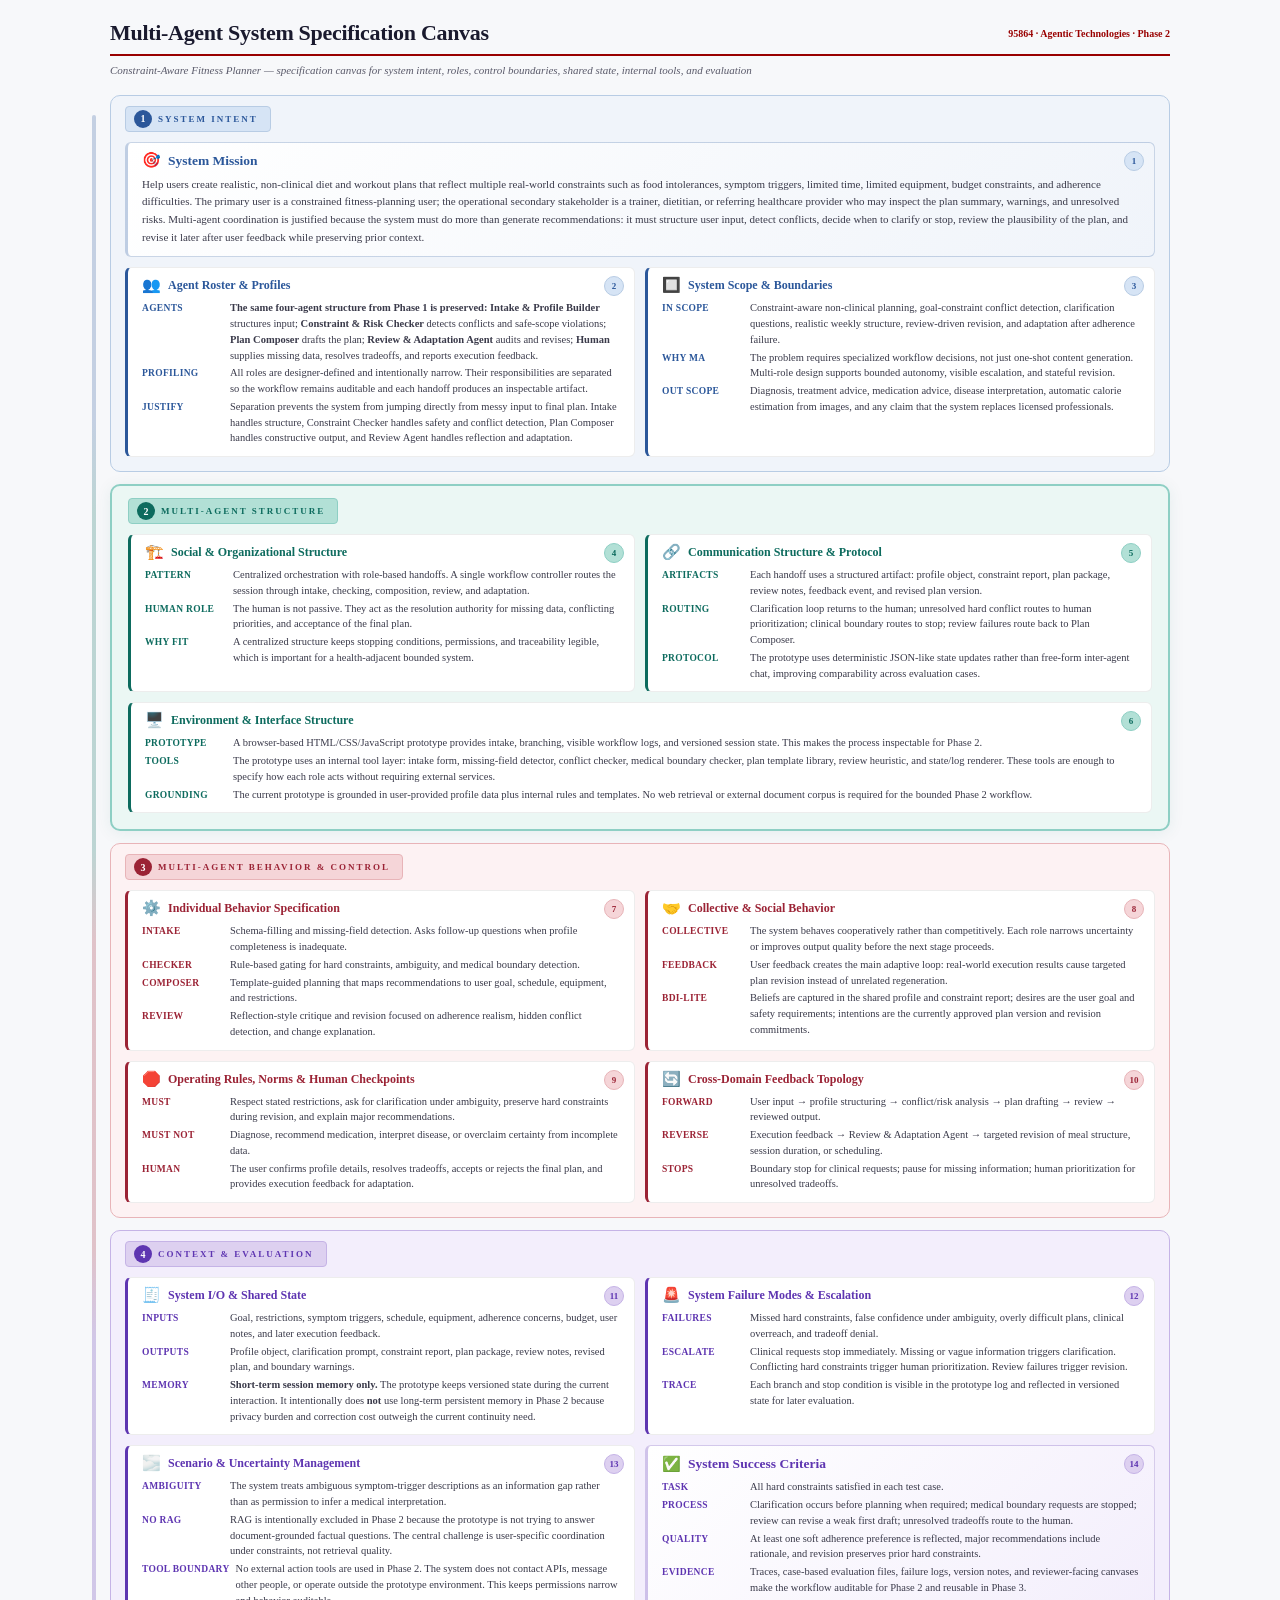
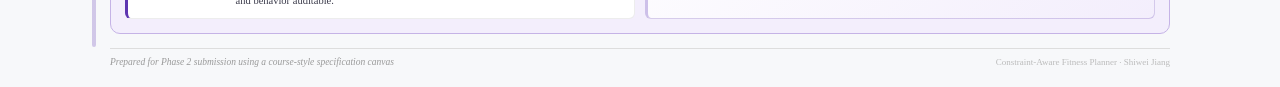
<file: phase_submissions/phase2/docs/fitness_spec_canvas.html>
<!DOCTYPE html>
<html lang="en">
<head>
<meta charset="UTF-8">
<meta name="viewport" content="width=device-width, initial-scale=1.0">
<title>Multi-Agent System Specification Canvas — Constraint-Aware Fitness Planner</title>
<style>
  * { margin: 0; padding: 0; box-sizing: border-box; }
  body {
    font-family: 'Palatino Linotype', 'Book Antiqua', Palatino, Georgia, serif;
    background: #F7F8FA;
    padding: 20px 16px;
    min-height: 100vh;
  }
  .container { max-width: 1060px; margin: 0 auto; }
  .header { margin-bottom: 16px; }
  .header-bar {
    display: flex; align-items: center; justify-content: space-between;
    border-bottom: 2px solid #990000; padding-bottom: 8px;
  }
  .header-bar h1 {
    font: 700 22px/1.2 Georgia, 'Palatino Linotype', serif;
    color: #1a1a2e; letter-spacing: -0.3px;
  }
  .header-bar .course { font: 600 10px Georgia, serif; color: #990000; }
  .subtitle {
    font-size: 11px; color: #5a5a6a; line-height: 1.5;
    margin-top: 6px; font-style: italic;
  }
  .canvas { position: relative; }
  .flow-indicator {
    position: absolute; left: -18px; top: 20px; bottom: 20px;
    width: 4px; border-radius: 2px;
    background: linear-gradient(to bottom, #2B579A 0%, #2B579A 20%, #0D6B5E 26%, #0D6B5E 48%, #9B2335 54%, #9B2335 74%, #5E35B1 80%, #5E35B1 100%);
    opacity: 0.25;
  }
  .zone { border-radius: 10px; padding: 10px 14px 14px; position: relative; margin-bottom: 12px; }
  .zone:last-child { margin-bottom: 0; }
  .zone-1 { background: #F0F4FA; border: 1px solid #B8CCE4; }
  .zone-2 { background: #EBF7F4; border: 2px solid #8ECFC4; padding: 12px 16px 16px; box-shadow: 0 2px 16px rgba(13,107,94,0.08); }
  .zone-3 { background: #FDF2F3; border: 1px solid #E8B4B8; }
  .zone-4 { background: #F3EEFC; border: 1px solid #C5B3E6; }
  .zone-badge { display: inline-flex; align-items: center; gap: 6px; margin-bottom: 10px; padding: 3px 12px 3px 8px; border-radius: 4px; }
  .zone-badge-1 { background: #D6E4F5; border: 1px solid #B8CCE4; }
  .zone-badge-2 { background: #B2E0D6; border: 1px solid #8ECFC4; }
  .zone-badge-3 { background: #F5D5D8; border: 1px solid #E8B4B8; }
  .zone-badge-4 { background: #DDD0F0; border: 1px solid #C5B3E6; }
  .zone-num { width: 18px; height: 18px; border-radius: 50%; display: flex; align-items: center; justify-content: center; font: 700 10px Georgia, serif; color: #fff; }
  .zone-num-1 { background: #2B579A; }
  .zone-num-2 { background: #0D6B5E; }
  .zone-num-3 { background: #9B2335; }
  .zone-num-4 { background: #5E35B1; }
  .zone-label { font: 700 9px Georgia, serif; letter-spacing: 2px; text-transform: uppercase; }
  .zone-label-1 { color: #2B579A; }
  .zone-label-2 { color: #0D6B5E; }
  .zone-label-3 { color: #9B2335; }
  .zone-label-4 { color: #5E35B1; }
  .row { display: grid; gap: 10px; margin-bottom: 10px; }
  .row:last-child { margin-bottom: 0; }
  .row-full { grid-template-columns: 1fr; }
  .row-half { grid-template-columns: 1fr 1fr; }
  .field { background: #FFFFFF; border-radius: 6px; padding: 10px 14px; position: relative; border: 1px solid rgba(0,0,0,0.07); }
  .field-z1 { border-left: 3.5px solid #2B579A; }
  .field-z2 { border-left: 3.5px solid #0D6B5E; }
  .field-z3 { border-left: 3.5px solid #9B2335; }
  .field-z4 { border-left: 3.5px solid #5E35B1; }
  .field.bookend-1 { background: linear-gradient(135deg, #FFFFFF 0%, #F0F4FA 100%); border-color: rgba(43,87,154,0.25); }
  .field.bookend-4 { background: linear-gradient(135deg, #FFFFFF 0%, #F3EEFC 100%); border-color: rgba(94,53,177,0.25); }
  .field-num { position: absolute; top: 8px; right: 10px; width: 20px; height: 20px; border-radius: 50%; display: flex; align-items: center; justify-content: center; font: 700 9px Georgia, serif; }
  .field-num-1 { background: #D6E4F5; border: 1px solid #B8CCE4; color: #2B579A; }
  .field-num-2 { background: #B2E0D6; border: 1px solid #8ECFC4; color: #0D6B5E; }
  .field-num-3 { background: #F5D5D8; border: 1px solid #E8B4B8; color: #9B2335; }
  .field-num-4 { background: #DDD0F0; border: 1px solid #C5B3E6; color: #5E35B1; }
  .field-header { display: flex; align-items: center; gap: 7px; margin-bottom: 7px; padding-right: 28px; }
  .field-icon { font-size: 15px; line-height: 1; }
  .field-title { font: 700 12px Georgia, serif; }
  .field-title.prominent { font-size: 13.5px; }
  .field-title-1 { color: #2B579A; }
  .field-title-2 { color: #0D6B5E; }
  .field-title-3 { color: #9B2335; }
  .field-title-4 { color: #5E35B1; }
  .field-text { font-size: 11px; line-height: 1.6; color: #3a3a4a; }
  .field-rows { display: flex; flex-direction: column; gap: 2px; }
  .field-row { display: flex; gap: 6px; font-size: 10.5px; line-height: 1.5; }
  .field-row-label { font-weight: 700; min-width: 82px; flex-shrink: 0; font-size: 9.5px; text-transform: uppercase; letter-spacing: 0.3px; padding-top: 1px; }
  .field-row-label-1 { color: #2B579A; }
  .field-row-label-2 { color: #0D6B5E; }
  .field-row-label-3 { color: #9B2335; }
  .field-row-label-4 { color: #5E35B1; }
  .field-row-text { color: #3a3a4a; }
  .footer { display: flex; justify-content: space-between; align-items: center; border-top: 1px solid #ddd; padding-top: 8px; margin-top: 14px; }
  .footer-left { font-size: 9.5px; color: #999; font-style: italic; }
  .footer-right { font-size: 9px; color: #bbb; }
</style>
</head>
<body>
<div class="container">
  <div class="header">
    <div class="header-bar">
      <h1>Multi-Agent System Specification Canvas</h1>
      <span class="course">95864 · Agentic Technologies · Phase 2</span>
    </div>
    <div class="subtitle">Constraint-Aware Fitness Planner — specification canvas for system intent, roles, control boundaries, shared state, internal tools, and evaluation</div>
  </div>

  <div class="container canvas">
    <div class="flow-indicator"></div>

    <div class="zone zone-1">
      <div class="zone-badge zone-badge-1">
        <span class="zone-num zone-num-1">1</span>
        <span class="zone-label zone-label-1">System Intent</span>
      </div>

      <div class="row row-full">
        <div class="field field-z1 bookend-1">
          <div class="field-num field-num-1">1</div>
          <div class="field-header">
            <span class="field-icon">🎯</span>
            <span class="field-title prominent field-title-1">System Mission</span>
          </div>
          <div class="field-text">Help users create realistic, non-clinical diet and workout plans that reflect multiple real-world constraints such as food intolerances, symptom triggers, limited time, limited equipment, budget constraints, and adherence difficulties. The primary user is a constrained fitness-planning user; the operational secondary stakeholder is a trainer, dietitian, or referring healthcare provider who may inspect the plan summary, warnings, and unresolved risks. Multi-agent coordination is justified because the system must do more than generate recommendations: it must structure user input, detect conflicts, decide when to clarify or stop, review the plausibility of the plan, and revise it later after user feedback while preserving prior context.</div>
        </div>
      </div>

      <div class="row row-half">
        <div class="field field-z1">
          <div class="field-num field-num-1">2</div>
          <div class="field-header">
            <span class="field-icon">👥</span>
            <span class="field-title field-title-1">Agent Roster & Profiles</span>
          </div>
          <div class="field-rows">
            <div class="field-row"><span class="field-row-label field-row-label-1">Agents</span><span class="field-row-text"><b>The same four-agent structure from Phase 1 is preserved:</b> <b>Intake &amp; Profile Builder</b> structures input; <b>Constraint &amp; Risk Checker</b> detects conflicts and safe-scope violations; <b>Plan Composer</b> drafts the plan; <b>Review &amp; Adaptation Agent</b> audits and revises; <b>Human</b> supplies missing data, resolves tradeoffs, and reports execution feedback.</span></div>
            <div class="field-row"><span class="field-row-label field-row-label-1">Profiling</span><span class="field-row-text">All roles are designer-defined and intentionally narrow. Their responsibilities are separated so the workflow remains auditable and each handoff produces an inspectable artifact.</span></div>
            <div class="field-row"><span class="field-row-label field-row-label-1">Justify</span><span class="field-row-text">Separation prevents the system from jumping directly from messy input to final plan. Intake handles structure, Constraint Checker handles safety and conflict detection, Plan Composer handles constructive output, and Review Agent handles reflection and adaptation.</span></div>
          </div>
        </div>

        <div class="field field-z1">
          <div class="field-num field-num-1">3</div>
          <div class="field-header">
            <span class="field-icon">🔲</span>
            <span class="field-title field-title-1">System Scope & Boundaries</span>
          </div>
          <div class="field-rows">
            <div class="field-row"><span class="field-row-label field-row-label-1">In scope</span><span class="field-row-text">Constraint-aware non-clinical planning, goal-constraint conflict detection, clarification questions, realistic weekly structure, review-driven revision, and adaptation after adherence failure.</span></div>
            <div class="field-row"><span class="field-row-label field-row-label-1">Why MA</span><span class="field-row-text">The problem requires specialized workflow decisions, not just one-shot content generation. Multi-role design supports bounded autonomy, visible escalation, and stateful revision.</span></div>
            <div class="field-row"><span class="field-row-label field-row-label-1">Out scope</span><span class="field-row-text">Diagnosis, treatment advice, medication advice, disease interpretation, automatic calorie estimation from images, and any claim that the system replaces licensed professionals.</span></div>
          </div>
        </div>
      </div>
    </div>

    <div class="zone zone-2">
      <div class="zone-badge zone-badge-2">
        <span class="zone-num zone-num-2">2</span>
        <span class="zone-label zone-label-2">Multi-Agent Structure</span>
      </div>

      <div class="row row-half">
        <div class="field field-z2">
          <div class="field-num field-num-2">4</div>
          <div class="field-header">
            <span class="field-icon">🏗️</span>
            <span class="field-title field-title-2">Social &amp; Organizational Structure</span>
          </div>
          <div class="field-rows">
            <div class="field-row"><span class="field-row-label field-row-label-2">Pattern</span><span class="field-row-text">Centralized orchestration with role-based handoffs. A single workflow controller routes the session through intake, checking, composition, review, and adaptation.</span></div>
            <div class="field-row"><span class="field-row-label field-row-label-2">Human role</span><span class="field-row-text">The human is not passive. They act as the resolution authority for missing data, conflicting priorities, and acceptance of the final plan.</span></div>
            <div class="field-row"><span class="field-row-label field-row-label-2">Why fit</span><span class="field-row-text">A centralized structure keeps stopping conditions, permissions, and traceability legible, which is important for a health-adjacent bounded system.</span></div>
          </div>
        </div>

        <div class="field field-z2">
          <div class="field-num field-num-2">5</div>
          <div class="field-header">
            <span class="field-icon">🔗</span>
            <span class="field-title field-title-2">Communication Structure &amp; Protocol</span>
          </div>
          <div class="field-rows">
            <div class="field-row"><span class="field-row-label field-row-label-2">Artifacts</span><span class="field-row-text">Each handoff uses a structured artifact: profile object, constraint report, plan package, review notes, feedback event, and revised plan version.</span></div>
            <div class="field-row"><span class="field-row-label field-row-label-2">Routing</span><span class="field-row-text">Clarification loop returns to the human; unresolved hard conflict routes to human prioritization; clinical boundary routes to stop; review failures route back to Plan Composer.</span></div>
            <div class="field-row"><span class="field-row-label field-row-label-2">Protocol</span><span class="field-row-text">The prototype uses deterministic JSON-like state updates rather than free-form inter-agent chat, improving comparability across evaluation cases.</span></div>
          </div>
        </div>
      </div>

      <div class="row row-full">
        <div class="field field-z2">
          <div class="field-num field-num-2">6</div>
          <div class="field-header">
            <span class="field-icon">🖥️</span>
            <span class="field-title field-title-2">Environment &amp; Interface Structure</span>
          </div>
          <div class="field-rows">
            <div class="field-row"><span class="field-row-label field-row-label-2">Prototype</span><span class="field-row-text">A browser-based HTML/CSS/JavaScript prototype provides intake, branching, visible workflow logs, and versioned session state. This makes the process inspectable for Phase 2.</span></div>
            <div class="field-row"><span class="field-row-label field-row-label-2">Tools</span><span class="field-row-text">The prototype uses an internal tool layer: intake form, missing-field detector, conflict checker, medical boundary checker, plan template library, review heuristic, and state/log renderer. These tools are enough to specify how each role acts without requiring external services.</span></div>
            <div class="field-row"><span class="field-row-label field-row-label-2">Grounding</span><span class="field-row-text">The current prototype is grounded in user-provided profile data plus internal rules and templates. No web retrieval or external document corpus is required for the bounded Phase 2 workflow.</span></div>
          </div>
        </div>
      </div>
    </div>

    <div class="zone zone-3">
      <div class="zone-badge zone-badge-3">
        <span class="zone-num zone-num-3">3</span>
        <span class="zone-label zone-label-3">Multi-Agent Behavior &amp; Control</span>
      </div>

      <div class="row row-half">
        <div class="field field-z3">
          <div class="field-num field-num-3">7</div>
          <div class="field-header">
            <span class="field-icon">⚙️</span>
            <span class="field-title field-title-3">Individual Behavior Specification</span>
          </div>
          <div class="field-rows">
            <div class="field-row"><span class="field-row-label field-row-label-3">Intake</span><span class="field-row-text">Schema-filling and missing-field detection. Asks follow-up questions when profile completeness is inadequate.</span></div>
            <div class="field-row"><span class="field-row-label field-row-label-3">Checker</span><span class="field-row-text">Rule-based gating for hard constraints, ambiguity, and medical boundary detection.</span></div>
            <div class="field-row"><span class="field-row-label field-row-label-3">Composer</span><span class="field-row-text">Template-guided planning that maps recommendations to user goal, schedule, equipment, and restrictions.</span></div>
            <div class="field-row"><span class="field-row-label field-row-label-3">Review</span><span class="field-row-text">Reflection-style critique and revision focused on adherence realism, hidden conflict detection, and change explanation.</span></div>
          </div>
        </div>

        <div class="field field-z3">
          <div class="field-num field-num-3">8</div>
          <div class="field-header">
            <span class="field-icon">🤝</span>
            <span class="field-title field-title-3">Collective &amp; Social Behavior</span>
          </div>
          <div class="field-rows">
            <div class="field-row"><span class="field-row-label field-row-label-3">Collective</span><span class="field-row-text">The system behaves cooperatively rather than competitively. Each role narrows uncertainty or improves output quality before the next stage proceeds.</span></div>
            <div class="field-row"><span class="field-row-label field-row-label-3">Feedback</span><span class="field-row-text">User feedback creates the main adaptive loop: real-world execution results cause targeted plan revision instead of unrelated regeneration.</span></div>
            <div class="field-row"><span class="field-row-label field-row-label-3">BDI-lite</span><span class="field-row-text">Beliefs are captured in the shared profile and constraint report; desires are the user goal and safety requirements; intentions are the currently approved plan version and revision commitments.</span></div>
          </div>
        </div>
      </div>

      <div class="row row-half">
        <div class="field field-z3">
          <div class="field-num field-num-3">9</div>
          <div class="field-header">
            <span class="field-icon">🛑</span>
            <span class="field-title field-title-3">Operating Rules, Norms &amp; Human Checkpoints</span>
          </div>
          <div class="field-rows">
            <div class="field-row"><span class="field-row-label field-row-label-3">Must</span><span class="field-row-text">Respect stated restrictions, ask for clarification under ambiguity, preserve hard constraints during revision, and explain major recommendations.</span></div>
            <div class="field-row"><span class="field-row-label field-row-label-3">Must not</span><span class="field-row-text">Diagnose, recommend medication, interpret disease, or overclaim certainty from incomplete data.</span></div>
            <div class="field-row"><span class="field-row-label field-row-label-3">Human</span><span class="field-row-text">The user confirms profile details, resolves tradeoffs, accepts or rejects the final plan, and provides execution feedback for adaptation.</span></div>
          </div>
        </div>

        <div class="field field-z3">
          <div class="field-num field-num-3">10</div>
          <div class="field-header">
            <span class="field-icon">🔄</span>
            <span class="field-title field-title-3">Cross-Domain Feedback Topology</span>
          </div>
          <div class="field-rows">
            <div class="field-row"><span class="field-row-label field-row-label-3">Forward</span><span class="field-row-text">User input → profile structuring → conflict/risk analysis → plan drafting → review → reviewed output.</span></div>
            <div class="field-row"><span class="field-row-label field-row-label-3">Reverse</span><span class="field-row-text">Execution feedback → Review &amp; Adaptation Agent → targeted revision of meal structure, session duration, or scheduling.</span></div>
            <div class="field-row"><span class="field-row-label field-row-label-3">Stops</span><span class="field-row-text">Boundary stop for clinical requests; pause for missing information; human prioritization for unresolved tradeoffs.</span></div>
          </div>
        </div>
      </div>
    </div>

    <div class="zone zone-4">
      <div class="zone-badge zone-badge-4">
        <span class="zone-num zone-num-4">4</span>
        <span class="zone-label zone-label-4">Context &amp; Evaluation</span>
      </div>

      <div class="row row-half">
        <div class="field field-z4">
          <div class="field-num field-num-4">11</div>
          <div class="field-header">
            <span class="field-icon">🧾</span>
            <span class="field-title field-title-4">System I/O &amp; Shared State</span>
          </div>
          <div class="field-rows">
            <div class="field-row"><span class="field-row-label field-row-label-4">Inputs</span><span class="field-row-text">Goal, restrictions, symptom triggers, schedule, equipment, adherence concerns, budget, user notes, and later execution feedback.</span></div>
            <div class="field-row"><span class="field-row-label field-row-label-4">Outputs</span><span class="field-row-text">Profile object, clarification prompt, constraint report, plan package, review notes, revised plan, and boundary warnings.</span></div>
            <div class="field-row"><span class="field-row-label field-row-label-4">Memory</span><span class="field-row-text"><b>Short-term session memory only.</b> The prototype keeps versioned state during the current interaction. It intentionally does <b>not</b> use long-term persistent memory in Phase 2 because privacy burden and correction cost outweigh the current continuity need.</span></div>
          </div>
        </div>

        <div class="field field-z4">
          <div class="field-num field-num-4">12</div>
          <div class="field-header">
            <span class="field-icon">🚨</span>
            <span class="field-title field-title-4">System Failure Modes &amp; Escalation</span>
          </div>
          <div class="field-rows">
            <div class="field-row"><span class="field-row-label field-row-label-4">Failures</span><span class="field-row-text">Missed hard constraints, false confidence under ambiguity, overly difficult plans, clinical overreach, and tradeoff denial.</span></div>
            <div class="field-row"><span class="field-row-label field-row-label-4">Escalate</span><span class="field-row-text">Clinical requests stop immediately. Missing or vague information triggers clarification. Conflicting hard constraints trigger human prioritization. Review failures trigger revision.</span></div>
            <div class="field-row"><span class="field-row-label field-row-label-4">Trace</span><span class="field-row-text">Each branch and stop condition is visible in the prototype log and reflected in versioned state for later evaluation.</span></div>
          </div>
        </div>
      </div>

      <div class="row row-half">
        <div class="field field-z4">
          <div class="field-num field-num-4">13</div>
          <div class="field-header">
            <span class="field-icon">🌫️</span>
            <span class="field-title field-title-4">Scenario &amp; Uncertainty Management</span>
          </div>
          <div class="field-rows">
            <div class="field-row"><span class="field-row-label field-row-label-4">Ambiguity</span><span class="field-row-text">The system treats ambiguous symptom-trigger descriptions as an information gap rather than as permission to infer a medical interpretation.</span></div>
            <div class="field-row"><span class="field-row-label field-row-label-4">No RAG</span><span class="field-row-text">RAG is intentionally excluded in Phase 2 because the prototype is not trying to answer document-grounded factual questions. The central challenge is user-specific coordination under constraints, not retrieval quality.</span></div>
            <div class="field-row"><span class="field-row-label field-row-label-4">Tool boundary</span><span class="field-row-text">No external action tools are used in Phase 2. The system does not contact APIs, message other people, or operate outside the prototype environment. This keeps permissions narrow and behavior auditable.</span></div>
          </div>
        </div>

        <div class="field field-z4 bookend-4">
          <div class="field-num field-num-4">14</div>
          <div class="field-header">
            <span class="field-icon">✅</span>
            <span class="field-title prominent field-title-4">System Success Criteria</span>
          </div>
          <div class="field-rows">
            <div class="field-row"><span class="field-row-label field-row-label-4">Task</span><span class="field-row-text">All hard constraints satisfied in each test case.</span></div>
            <div class="field-row"><span class="field-row-label field-row-label-4">Process</span><span class="field-row-text">Clarification occurs before planning when required; medical boundary requests are stopped; review can revise a weak first draft; unresolved tradeoffs route to the human.</span></div>
            <div class="field-row"><span class="field-row-label field-row-label-4">Quality</span><span class="field-row-text">At least one soft adherence preference is reflected, major recommendations include rationale, and revision preserves prior hard constraints.</span></div>
            <div class="field-row"><span class="field-row-label field-row-label-4">Evidence</span><span class="field-row-text">Traces, case-based evaluation files, failure logs, version notes, and reviewer-facing canvases make the workflow auditable for Phase 2 and reusable in Phase 3.</span></div>
          </div>
        </div>
      </div>
    </div>

    <div class="footer">
      <div class="footer-left">Prepared for Phase 2 submission using a course-style specification canvas</div>
      <div class="footer-right">Constraint-Aware Fitness Planner · Shiwei Jiang</div>
    </div>
  </div>
</div>
</body>
</html>
</file>
<file: app/styles.css>
:root {
  --bg: #f3efe7;
  --paper: #fffdf8;
  --ink: #17324d;
  --muted: #51697e;
  --accent: #bb4d00;
  --accent-soft: #fff1e5;
  --line: #d7c9b3;
  --ok: #1f7a39;
  --warn: #a15b00;
  --stop: #b42318;
}

* {
  box-sizing: border-box;
}

body {
  margin: 0;
  font-family: Georgia, "Times New Roman", serif;
  background:
    radial-gradient(circle at top left, #fef4dc 0, transparent 25%),
    radial-gradient(circle at bottom right, #e8f0ef 0, transparent 28%),
    var(--bg);
  color: var(--ink);
}

.hero,
.layout,
.footer {
  width: min(1580px, calc(100% - 32px));
  margin: 0 auto;
}

.hero {
  display: grid;
  grid-template-columns: minmax(0, 1.2fr) minmax(280px, 0.7fr);
  gap: 22px;
  align-items: start;
  padding: 28px 0 20px;
}

.hero-copy,
.hero-panel,
.panel,
.mini-panel {
  background: var(--paper);
  border: 1px solid var(--line);
  border-radius: 20px;
  box-shadow: 0 16px 40px rgba(23, 50, 77, 0.06);
}

.hero-copy {
  padding: 26px;
}

.hero-panel {
  padding: 20px;
}

.eyebrow {
  letter-spacing: 0.16em;
  text-transform: uppercase;
  color: var(--accent);
  font-size: 0.78rem;
  margin: 0 0 8px;
}

h1,
h2,
h3,
h4 {
  margin: 0;
}

h1 {
  font-size: clamp(2rem, 3vw, 3.3rem);
  line-height: 1.05;
}

.subtitle,
.hero-note,
.section-note,
.summary-note,
.empty-note {
  color: var(--muted);
}

.subtitle {
  max-width: 850px;
  font-size: 1.05rem;
  line-height: 1.55;
  margin-top: 12px;
}

.meta-strip {
  display: flex;
  flex-wrap: wrap;
  gap: 10px;
  margin-top: 18px;
}

.meta-strip span,
.chip,
.state-badge {
  border-radius: 999px;
  padding: 7px 12px;
  background: #f5eee6;
  color: var(--accent);
  font-size: 0.88rem;
  border: 1px solid #ecd2b5;
}

.hero-panel label {
  display: block;
  font-size: 0.92rem;
  margin-bottom: 8px;
}

.hero-actions {
  display: flex;
  flex-wrap: wrap;
  gap: 10px;
  margin-top: 14px;
}

.panel-link {
  display: inline-flex;
  align-items: center;
  justify-content: center;
  border-radius: 999px;
  padding: 12px 18px;
  border: 1px solid #d9c9b1;
  background: white;
  color: var(--ink);
  text-decoration: none;
  transition: transform 120ms ease, opacity 120ms ease;
}

.panel-link:hover {
  transform: translateY(-1px);
  opacity: 0.95;
}

.hero-note {
  margin: 14px 0 0;
  line-height: 1.45;
}

.layout {
  display: grid;
  grid-template-columns: minmax(320px, 0.78fr) minmax(460px, 1.08fr) minmax(500px, 1.14fr);
  gap: 20px;
  padding-bottom: 28px;
  align-items: start;
}

.layout > *,
.grid > *,
.compact-row > * {
  min-width: 0;
}

.panel {
  min-height: 620px;
  padding: 22px;
  min-width: 0;
}

.panel-header {
  display: flex;
  flex-direction: column;
  gap: 8px;
}

.grid {
  display: grid;
  grid-template-columns: 1fr;
  gap: 16px;
  margin-top: 16px;
}

.compact-row {
  display: grid;
  grid-template-columns: 1.45fr 0.95fr;
  gap: 14px;
}

label {
  display: flex;
  flex-direction: column;
  gap: 8px;
  font-size: 0.95rem;
  min-width: 0;
}

input,
select,
textarea,
button {
  font: inherit;
}

input,
select,
textarea {
  width: 100%;
  max-width: 100%;
  padding: 12px 14px;
  border-radius: 12px;
  border: 1px solid #cdbda6;
  background: #fff;
  color: var(--ink);
}

textarea {
  resize: vertical;
}

.actions {
  display: flex;
  flex-wrap: wrap;
  gap: 12px;
  margin-top: 20px;
}

.feedback-card {
  margin-top: 18px;
  padding: 16px;
  border-radius: 16px;
  border: 1px solid #e6d6bf;
  background: #fcf7ef;
  display: grid;
  gap: 12px;
  min-width: 0;
  overflow: hidden;
}

.feedback-card h3 {
  font-size: 1rem;
}

.trust-card ul {
  margin: 0;
  padding-left: 18px;
  line-height: 1.5;
}

.actions-note,
.mini-note {
  color: var(--muted);
  font-size: 0.9rem;
  line-height: 1.45;
  overflow-wrap: anywhere;
}

.actions-note {
  margin-top: 12px;
}

.actions-note.warn,
.actions-note.stop,
.actions-note.neutral {
  padding: 12px 14px;
  border-radius: 14px;
  border: 1px solid transparent;
}

.actions-note.neutral {
  background: #f4f7fa;
  color: #37506a;
  border-color: #d9e2ea;
}

.actions-note.warn {
  background: #fff5e8;
  color: var(--warn);
  border-color: #f1d5ad;
}

.actions-note.stop {
  background: #fff1f0;
  color: var(--stop);
  border-color: #f0c2bf;
}

.mini-note {
  margin: 6px 0 12px;
}

button {
  border: 0;
  border-radius: 999px;
  padding: 12px 18px;
  cursor: pointer;
  background: var(--accent);
  color: white;
  transition: transform 120ms ease, opacity 120ms ease;
}

button:hover {
  transform: translateY(-1px);
  opacity: 0.95;
}

button:disabled {
  cursor: not-allowed;
  opacity: 0.45;
  transform: none;
}

button:disabled:hover {
  transform: none;
  opacity: 0.45;
}

button.secondary {
  background: var(--accent-soft);
  color: var(--accent);
  border: 1px solid #efc39d;
}

button.ghost {
  background: white;
  color: var(--ink);
  border: 1px solid #d9c9b1;
}

.status {
  border-radius: 16px;
  padding: 14px 16px;
  margin: 14px 0 18px;
  font-weight: 700;
}

.neutral {
  background: #f4f7fa;
  color: #37506a;
}

.ok {
  background: #edf8ef;
  color: var(--ok);
}

.warn {
  background: #fff5e8;
  color: var(--warn);
}

.stop {
  background: #fff1f0;
  color: var(--stop);
}

.summary-head {
  display: flex;
  justify-content: space-between;
  gap: 10px;
  align-items: start;
}

.summary-block {
  margin-bottom: 16px;
  min-width: 0;
}

.draft-feedback {
  margin-bottom: 16px;
  min-width: 0;
}

.plan-summary {
  display: grid;
  gap: 12px;
  margin-top: 12px;
  min-width: 0;
}

.plan-summary section {
  padding: 14px;
  border-radius: 16px;
  background: #fcf8f2;
  border: 1px solid #eadcc7;
}

.plan-artifact section {
  background: linear-gradient(180deg, #fffdf9 0%, #fcf7ef 100%);
}

.plan-artifact section.artifact-hero {
  background: linear-gradient(180deg, #fff5e9 0%, #fffaf2 100%);
  border-color: #efcfaa;
}

.plan-summary h4 {
  font-size: 0.92rem;
  margin-bottom: 6px;
  color: var(--accent);
}

.plan-summary p {
  margin: 0;
  line-height: 1.5;
}

.plan-summary .artifact-intro {
  font-size: 1.03rem;
  color: var(--ink);
  font-weight: 700;
}

.plan-summary ul {
  margin: 8px 0 0;
  padding-left: 18px;
  line-height: 1.55;
}

.plan-artifact ul li + li {
  margin-top: 6px;
}

.comparison-grid {
  display: grid;
  grid-template-columns: repeat(2, minmax(0, 1fr));
  gap: 12px;
}

.comparison-grid .comparison-column {
  padding: 14px;
  border-radius: 16px;
  background: #fcf8f2;
  border: 1px solid #eadcc7;
}

.comparison-grid .comparison-column h4 {
  margin-bottom: 6px;
  color: var(--accent);
}

.comparison-grid .comparison-column p,
.comparison-grid .comparison-column ul {
  margin: 0;
  line-height: 1.5;
}

.comparison-grid .comparison-column ul {
  margin-top: 8px;
  padding-left: 18px;
}

.plan-summary.empty {
  padding: 18px;
  border-radius: 16px;
  background: #f9fafc;
  border: 1px dashed #c8d4df;
}

.log {
  display: grid;
  gap: 14px;
  min-width: 0;
}

.entry {
  padding: 16px;
  border-radius: 16px;
  border: 1px solid #e2d5c2;
  background: white;
  min-width: 0;
}

.entry-header {
  display: flex;
  justify-content: space-between;
  gap: 12px;
  align-items: start;
  margin-bottom: 8px;
}

.entry-header h3 {
  font-size: 1rem;
}

.entry-meta {
  color: var(--muted);
  font-size: 0.85rem;
  white-space: nowrap;
}

.entry ul {
  margin: 0;
  padding-left: 18px;
  line-height: 1.55;
}

.entry-details {
  margin-top: 12px;
  padding-top: 12px;
  border-top: 1px dashed #e5d8c7;
  display: grid;
  gap: 6px;
}

.entry-details p {
  margin: 0;
  color: var(--muted);
  line-height: 1.45;
  font-size: 0.92rem;
}

.evidence-grid {
  display: grid;
  gap: 14px;
  margin-bottom: 14px;
}

.mini-panel {
  padding: 16px;
  min-width: 0;
}

.chips-list {
  list-style: none;
  padding: 0;
  margin: 12px 0 0;
  display: flex;
  flex-wrap: wrap;
  gap: 10px;
}

.chip.muted {
  color: var(--muted);
  border-color: #d8dde3;
  background: #f7f9fb;
}

.transition-list {
  display: grid;
  gap: 10px;
  margin-top: 12px;
}

.transition {
  padding: 12px;
  border-radius: 14px;
  border: 1px solid #e8dcc9;
  background: #fffaf3;
}

.transition p {
  margin: 8px 0 0;
  color: var(--muted);
  line-height: 1.45;
}

.transition-authority {
  font-size: 0.88rem;
  color: var(--accent);
}

.arrow {
  color: var(--accent);
  padding: 0 8px;
}

.state {
  margin: 0;
  padding: 16px;
  border-radius: 16px;
  background: #112235;
  color: #dce8f5;
  overflow: auto;
  min-height: 250px;
  line-height: 1.45;
}

.footer {
  padding: 0 0 26px;
}

.footer p {
  margin: 0;
  color: var(--muted);
  text-align: center;
}

@media (max-width: 1180px) {
  .hero,
  .layout {
    grid-template-columns: 1fr;
  }

  .panel {
    min-height: auto;
  }
}

@media (max-width: 640px) {
  .hero,
  .layout,
  .footer {
    width: min(100% - 20px, 100%);
  }

  .compact-row,
  .summary-head,
  .entry-header,
  .comparison-grid {
    grid-template-columns: 1fr;
    display: grid;
  }
}
</file>
